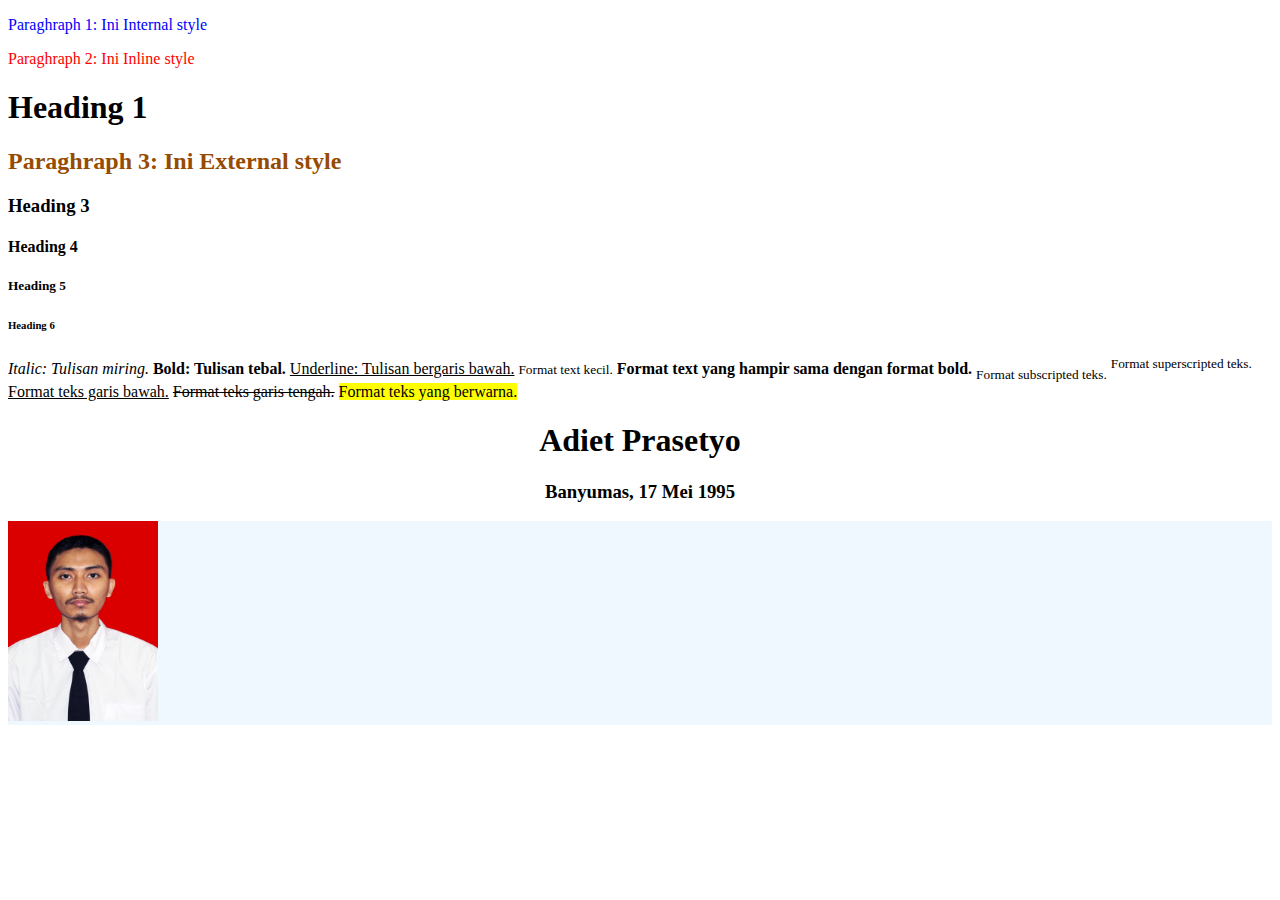
<file: Pertemuan1/index.html>
<!DOCTYPE html>
<html>
<head>
<title>Belajar HTML Part 1</title>
<!-- Ini External Style: memanggil kode h2 pada body -->
<link rel="stylesheet" type="text/css" href="style.css" />
<!-- Ini Internal Style -->
	<style type="text/css">
		p{
			color: blue
		}
	</style>
</head>
<body>
	<p>Paraghraph 1: Ini Internal style</p>
<!-- Ini Inline Style -->
	<p style="color: red">Paraghraph 2: Ini Inline style</p>
	<h1>Heading 1</h1>
	<h2>Paraghraph 3: Ini External style</h2>
	<h3>Heading 3</h3>
	<h4>Heading 4</h4>
	<h5>Heading 5</h5>
	<h6>Heading 6</h6>
	<i>Italic: Tulisan miring.</i>
	<b>Bold: Tulisan tebal.</b>
	<u>Underline: Tulisan bergaris bawah.</u>
	<small>Format text kecil.</small>
	<strong>Format text yang hampir sama dengan format bold.</strong>
	<sub>Format subscripted teks.</sub>
	<sup>Format superscripted teks.</sup><br>
	<ins>Format teks garis bawah.</ins>
	<del>Format teks garis tengah.</del>
	<mark>Format teks yang berwarna.</mark><br>
    <center>
    <h1>Adiet Prasetyo</h1>
    <h3>Banyumas, 17 Mei 1995</h3>
</center>
<div style="background-color: aliceblue;" class="image">
    <img id="img" src="./image/Adiet_Merah.jpg" alt="profile" width="150px" height="200px">
</div>
<center>
</body>
</html>
</file>
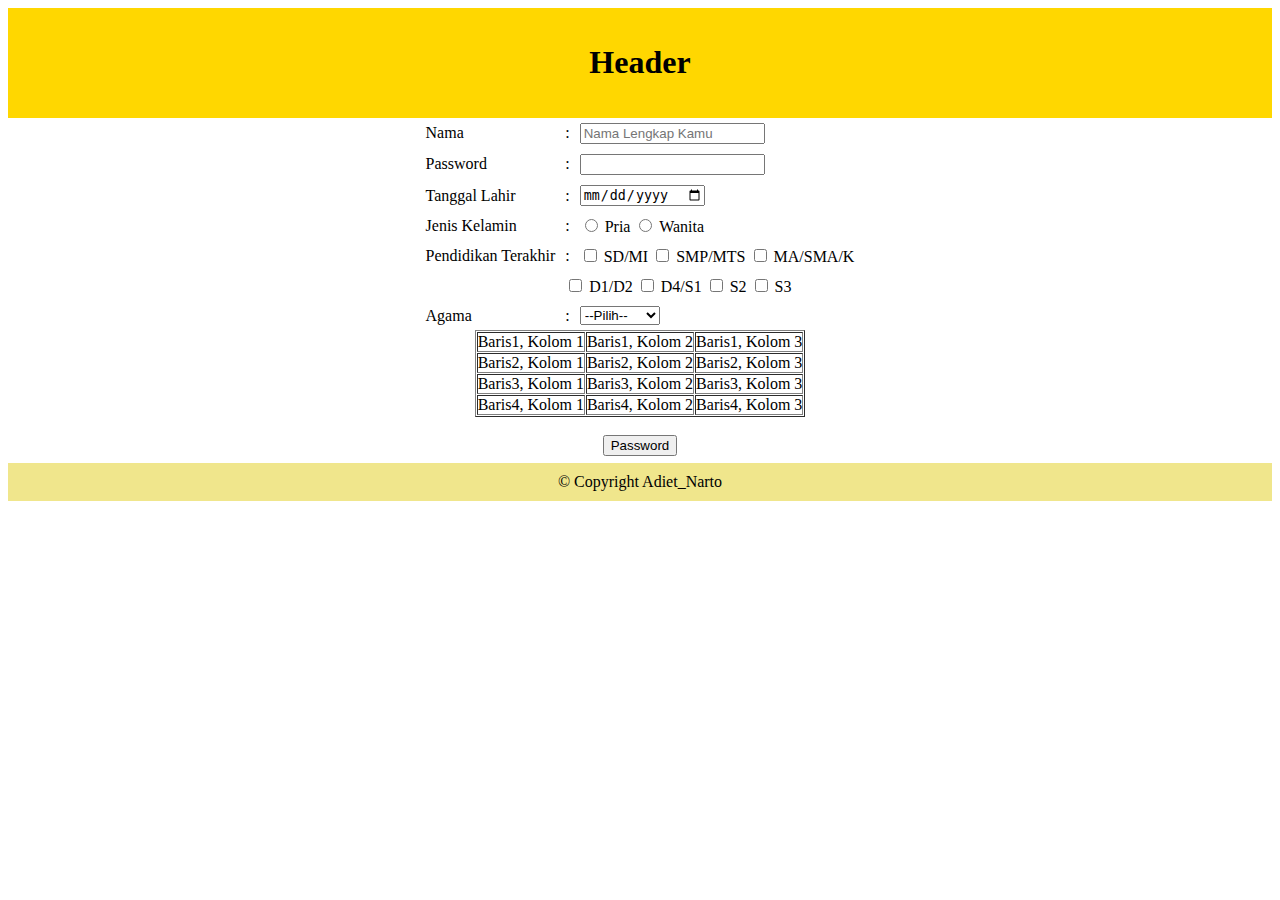
<file: Pertemuan3/index.html>
<!DOCTYPE html>
<html>

<head>
  <title>Belajar HTML Part 3 ke 4</title>
  <meta name="viewport" content="width=device-width, initial-scale=1.0">
  <style>
    * {
      box-sizing: border-box;
    }

    .menu {
      float: left;
      width: 20%;
      text-align: center;
    }

    .menu a {
      background-color: #0000FF;
      padding: 8px;
      margin-top: 7px;
      display: block;
      width: 100%;
      color: black;
    }

    .main {
      float: left;
      width: 60%;
      padding: 0 20px;
    }

    .right {
      background-color: #0000FF;
      float: left;
      width: 20%;
      padding: 15px;
      margin-top: 7px;
      text-align: center;
    }

    @media only screen and (max-width:620px) {

      /* For mobile phones: */
      .menu,
      .main,
      .right {
        width: 100%;
      }
    }
  </style>
</head>

<body style="font-family:Verdana;color:#000000;">

  <div style="background-color:#FFD700;padding:15px;text-align:center;">
    <h1>Header</h1>
  </div>

  <div style="overflow:auto">
    <center>
      <div>
        <table cellpadding="5" cellspacing="0" border="0">
          <tr>
            <!-- Tersedia Placeholder -->
            <td><label for="fname">Nama
            <td>:</td></label></td>
            <td><input type="text" id="fname" name="fname" placeholder="Nama Lengkap Kamu"></td>
          </tr>
          <tr>
            <!-- Type: Password -->
            <td><label for="fname">Password
            <td>:</td></label></td>
            <td><input type="password" name "passrot" value=""></td>
          </tr>
          <tr>
            <!-- Type: Datepicker -->
            <td><label>Tanggal Lahir
            <td>:</td></label></td>
            <td><input type="date" name="tanggal" /></td>
          </tr>
          <tr>
            <!-- Type: RadioButton -->
            <td><label for="kelamin">Jenis Kelamin
            <td>:</td></label></td>
            <td><input type="radio" id="male" name="gender" value="male">
              <label for="male">Pria</label>
              <input type="radio" id="female" name="gender" value="female">
              <label for="female">Wanita</label>
            </td>
          </tr>
          <!-- Type: CheckBox -->
          <tr>
            <td><label for="pendidikan">Pendidikan Terakhir
            <td>:</td></label></td>
            <td>
              <input type="CheckBox" id="sd" name="pendidikan" value="sd">
              <label for="sd">SD/MI</label>
              <input type="CheckBox" id="smp" name="pendidikan" value="smp">
              <label for="smp">SMP/MTS</label>
              <input type="CheckBox" id="sma" name="pendidikan" value="sma">
              <label for="sma">MA/SMA/K</label>
            </td>
          <tr>
            <td>
            <td colspan="5">
              <input type="CheckBox" id="d1" name="pendidikan" value="d1">
              <label for="d1">D1/D2</label>
              <input type="CheckBox" id="s1" name="pendidikan" value="s1">
              <label for="s1">D4/S1</label>
              <input type="CheckBox" id="s2" name="pendidikan" value="s2">
              <label for="s2">S2</label>
              <input type="CheckBox" id="s3" name="pendidikan" value="s3">
              <label for="s3">S3</label>
            </td>
            </td>
          </tr>
          </tr>
          <!-- Type: Select -->
          <tr>
            <td><label for="agama">Agama
            <td>:</td></label></td>
            <td><select id="agama" name="agama">
                <option value="pilih">--Pilih--</option>
                <option value="islam">Islam</option>
                <option value="protestan">Protestan</option>
                <option value="katholik">Katholik</option>
                <option value="hindu">Hindu</option>
                <option value="budha">Budha</option>
            </td>
            </select>
          </tr>
        </table>
        <!-- Table -->
        <table cellpadding="0" cellspacing="1" border="1">
          <tr>
            <td align="left" valign="top">Baris1, Kolom 1</td>
            <td align="center" valign="top">Baris1, Kolom 2</td>
            <td align="right" valign="top">Baris1, Kolom 3</td>
          </tr>
          <tr>
            <td align="left">Baris2, Kolom 1</td>
            <td align="center">Baris2, Kolom 2</td>
            <td align="right">Baris2, Kolom 3</td>
          </tr>
          <tr>
            <td align="left" valign="bottom">Baris3, Kolom 1</td>
            <td align="center" valign="bottom">Baris3, Kolom 2</td>
            <td align="right" valign="bottom">Baris3, Kolom 3</td>
          </tr>
          <tr>
            <td align="left" valign="bottom">Baris4, Kolom 1</td>
            <td align="center" valign="bottom">Baris4, Kolom 2</td>
            <td align="right" valign="bottom">Baris4, Kolom 3</td>
          </tr>
        </table><br>
        <!-- Type Password Button OnClick dan Alert -->
        <SCRIPT LANGUAGE="JavaScript">
          <!-- menyembunyikan script dan browser non-JS
          function pass() {
            var coba = 1;
            do {
              p = prompt("Tuliskan password dengan benar", "");
              if (p == "adietnarto") /* Passwordnya */ {
                alert("Siap Bos! Menuju Tak Terbatas dan Melampauinya");
                window.open("index.html");
                break;
              } else {
                alert("Gimana sih Son? Gagal maning");
              }
              if (coba == 3) {
                alert("Kesempatanmu hanya sampai 3x");
                history.go(-1);
              }
              coba = coba + 1;
            }
            while (coba <= 3)
          }
          // akhir dari penyembunyian 
          -->
        </SCRIPT>
        <FORM METHOD="post">
          <INPUT TYPE="button" VALUE="Password" ONCLICK="pass()"><br>
      </div>
    </center>
  </div>

  <div style="background-color:#F0E68C;text-align:center;padding:10px;margin-top:7px;">© Copyright Adiet_Narto</div>

</body>

</html>
</file>
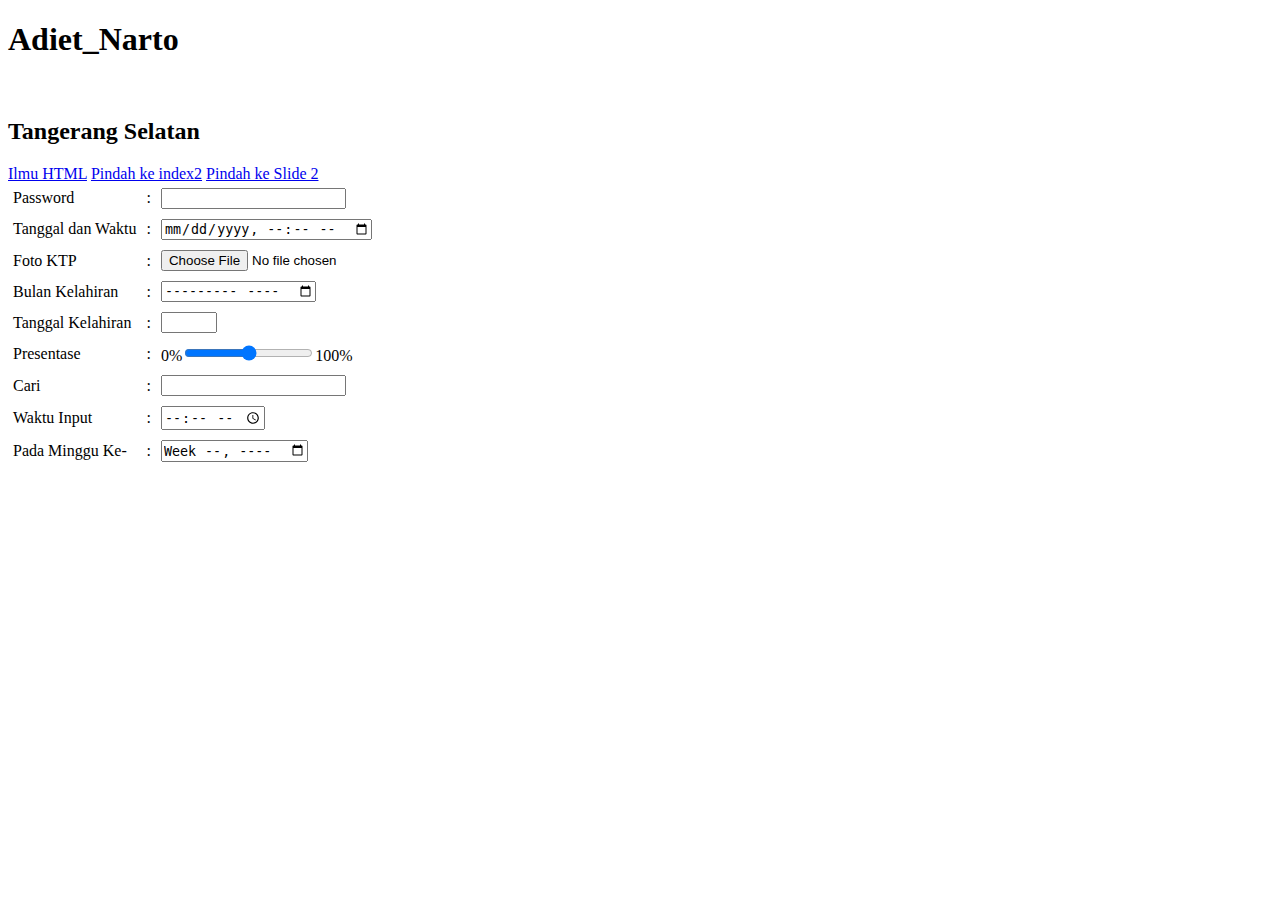
<file: Pertemuan4/index.html>
<!DOCTYPE html>
<html lang="en">

<head>
    <meta charset="UTF-8">
    <meta name="viewport" content="width=device-width, initial-scale=1.0">
    <title>Belajar HTML Part 4</title>
</head>
<h1>Adiet_Narto</h1>
<br>
<h2>Tangerang Selatan</h2>
<a href="https://www.w3schools.com/html/html_exercises.asp">Ilmu HTML</a>
<a href="/Pertemuan4/index2.html">Pindah ke index2</a>
<a href="/Pertemuan3/index.html">Pindah ke Slide 2</a>
<br>
<table cellpadding="5" cellspacing="0" border="0">
    <tr>
        <!-- Type: Password -->
        <td><label for="fname">Password
        <td>:</td></label></td>
        <td><input type="password" name "passrot" value=""></td>
    </tr>
    <tr>
        <!-- Type: Tanggal dan Waktu -->
        <td><label for="fname">Tanggal dan Waktu
        <td>:</td></label></td>
        <td><input type="datetime-local"></td>
    </tr>
    <tr>
        <!-- Type: Upload Foto dari File Komputer -->
        <td><label for="fname">Foto KTP
        <td>:</td></label></td>
        <td><input type="file"></td>
    </tr>
    <tr>
        <!-- Type: Bulan -->
        <td><label for="fname">Bulan Kelahiran
        <td>:</td></label></td>
        <td><input type="month"></td>
    </tr>
    <tr>
        <!-- Type: Number -->
        <td><label for="fname">Tanggal Kelahiran
        <td>:</td></label></td>
        <td><input type="number" min="1" max="31"></td>
    </tr>
    <tr>
        <!-- Type: Range -->
        <td><label for="fname">Presentase
        <td>:</td></label></td>
        <td>0%<input type="range">100%</td>
    </tr>
    <tr>
        <!-- Type: Cari -->
        <td><label for="fname">Cari
        <td>:</td></label></td>
        <td><input type="search"></td>
    </tr>
    <tr>
        <!-- Type: Waktu -->
        <td><label for="fname">Waktu Input
        <td>:</td></label></td>
        <td><input type="time"></td>
    </tr>
    <tr>
        <!-- Type: Mingguan -->
        <td><label for="fname">Pada Minggu Ke-
        <td>:</td></label></td>
        <td><input type="week"></td>
    </tr>
</table>

<body>

</body>

</html>
</file>
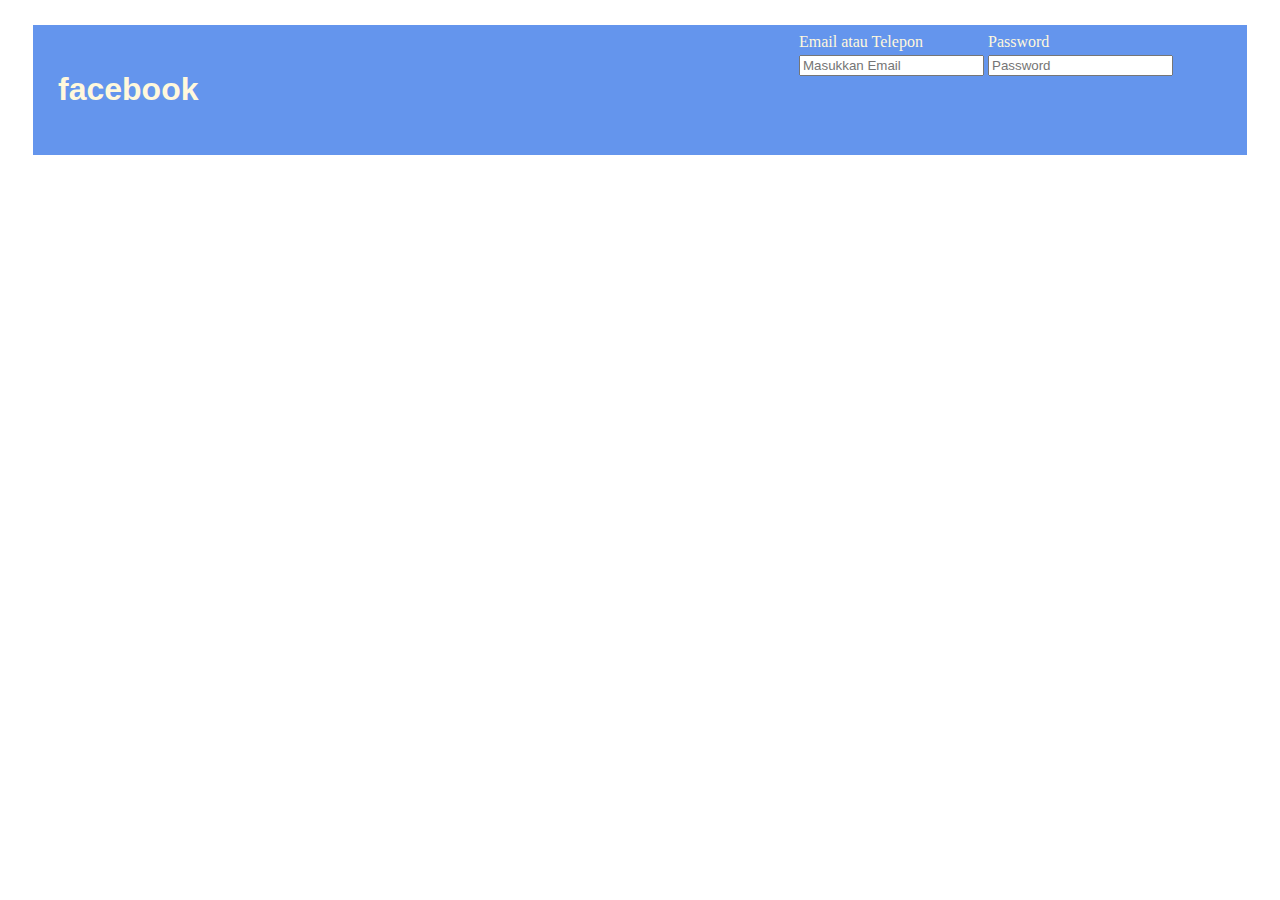
<file: Pertemuan5/index.html>
<!DOCTYPE html>
<html lang="en">

<head>
    <meta charset="UTF-8">
    <meta name="viewport" content="width=device-width, initial-scale=1.0">
    <link rel="stylesheet" href="/Pertemuan5/style.css">
    <title>Test Pertemuan 5</title>
</head>

<body>
    <header>
        <div class="header">
            <h1 class="fb">facebook</h1>
            <div class="right">
                <table>
                    <tr>
                        <td><label>Email atau Telepon</label></td>
                        <td><label>Password</label></td>
                    </tr>
                    <tr>
                        <td><input type="email" placeholder="Masukkan Email" required></td>
                        <td><input type="password" placeholder="Password"></td>
                        <td>
                            <label aria-label="Login"></label>
                        </td>
                    </tr>
                </table>
            </div>

        </div>
    </header>

</body>

</html>
</file>
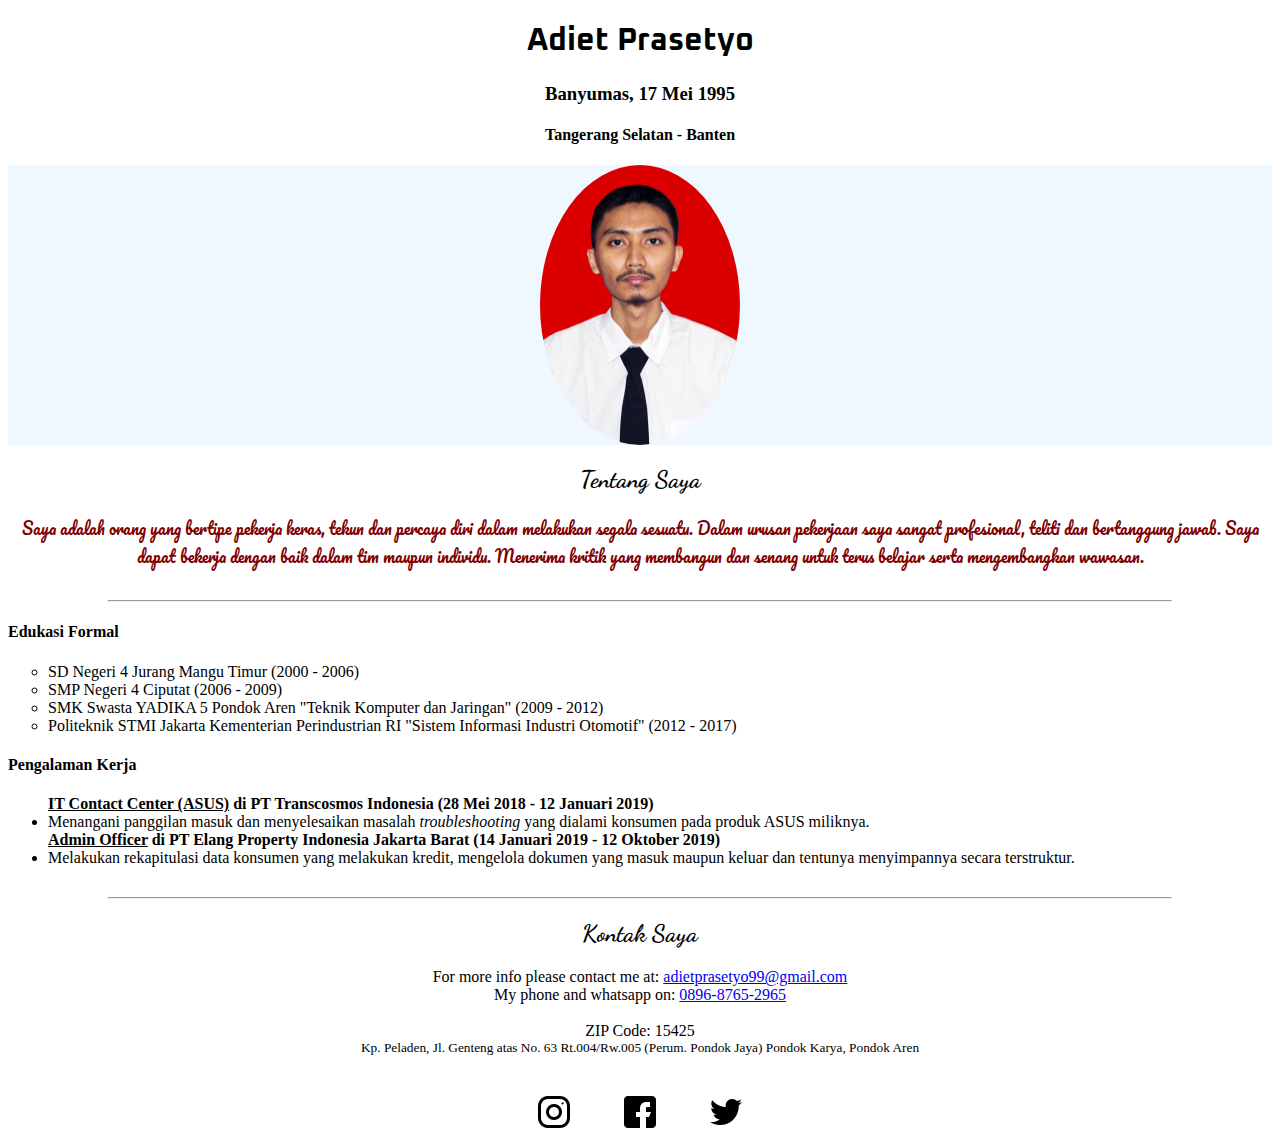
<file: Pertemuan1/CVAdiet/index.html>
<!DOCTYPE html>
<html>
<head>
	<title>CV Adiet_Narto</title>
	<!-- Ini External Style -->
	<link rel="stylesheet" type="text/css" href="style.css" />
	<link href="https://fonts.googleapis.com/css?family=Oxanium&display=swap" rel="stylesheet">
	<link href="https://fonts.googleapis.com/css?family=Dancing+Script|Indie+Flower|Shadows+Into+Light&display=swap" rel="stylesheet">
	<link href="https://fonts.googleapis.com/css?family=Pacifico&display=swap" rel="stylesheet">
</head>
<body>
	<center>
		<h1>Adiet Prasetyo</h1>
		<h3>Banyumas, 17 Mei 1995</h3>
		<h4>Tangerang Selatan - Banten</h4>
	</center>
		<div style="background-color: aliceblue;" class="image">
        	<img id="img" src="./image/Adiet_Merah.jpg" alt="profile">
    	</div>
	<center>
        <h2>Tentang Saya</h2>
    </center>
    <!-- Ini Inline Style -->
    <p style="margin: 10px 10px 5px 10px; text-align: center; font-family: 'Pacifico', cursive; color: #800000">
        Saya adalah orang yang bertipe pekerja keras, tekun dan percaya diri dalam melakukan segala sesuatu. Dalam
        urusan pekerjaan saya sangat profesional, teliti dan bertanggung jawab. Saya dapat bekerja dengan baik dalam tim
        maupun individu. Menerima kritik yang membangun dan senang untuk terus belajar serta mengembangkan wawasan.
    </p>
<hr />
<h4>Edukasi Formal</h4>
    <ul type="circle">
        <li>SD Negeri 4 Jurang Mangu Timur (2000 - 2006)</li>
        <li>SMP Negeri 4 Ciputat (2006 - 2009)</li>
        <li>SMK Swasta YADIKA 5 Pondok Aren "Teknik Komputer dan Jaringan" (2009 - 2012)</li>
        <li>Politeknik STMI Jakarta Kementerian Perindustrian RI "Sistem Informasi Industri Otomotif" (2012 - 2017)</li>
    </ul>
<h4>Pengalaman Kerja</h4>
	<ul>
	<b><u>IT Contact Center (ASUS)</u> di PT Transcosmos Indonesia (28 Mei 2018 - 12 Januari 2019)</b>
    	<li>Menangani panggilan masuk dan menyelesaikan masalah <i>troubleshooting</i> yang dialami konsumen pada produk
        ASUS miliknya.</li>
    <b><u>Admin Officer</u> di PT Elang Property Indonesia Jakarta Barat (14 Januari 2019 - 12 Oktober 2019)</b>
    	<li>Melakukan rekapitulasi data konsumen yang melakukan kredit, mengelola dokumen yang masuk maupun keluar dan
        tentunya menyimpannya secara terstruktur.</li>
	</ul>
<hr />
    <center>
        <h2>Kontak Saya</h2>
    </center>
    <p>
    	<center>
            For more info please contact me at: <a
                href="http://mailto:adietprasetyo99@gmail.com">adietprasetyo99@gmail.com</a>
            <br>
            My phone and whatsapp on: <a href="https://api.whatsapp.com/send?phone=6289687652965">0896-8765-2965</a>
            <br>
            <br>
            ZIP Code: 15425
            <br>
            <sup>Kp. Peladen, Jl. Genteng atas No. 63 Rt.004/Rw.005 (Perum. Pondok Jaya) Pondok Karya, Pondok Aren</sup>
        </center>
    </p>
    <br>
    <center>
        <a href="https://www.instagram.com/adiet_narto/" target="_blank" class="instagram"><img
                src="./image/instagram.png" alt="instagram"></a>
        <a href="https://www.facebook.com/soenarto.acc" target="_blank" class="facebook"><img src="./image/facebook.png"
                alt="facebook"></a>
        <a href="https://twitter.com/AdietFales" target="_blank" class="twitter"><img src="./image/twitter.png"
                alt="twitter"></a>
    </center>
</body>
</html>
</file>
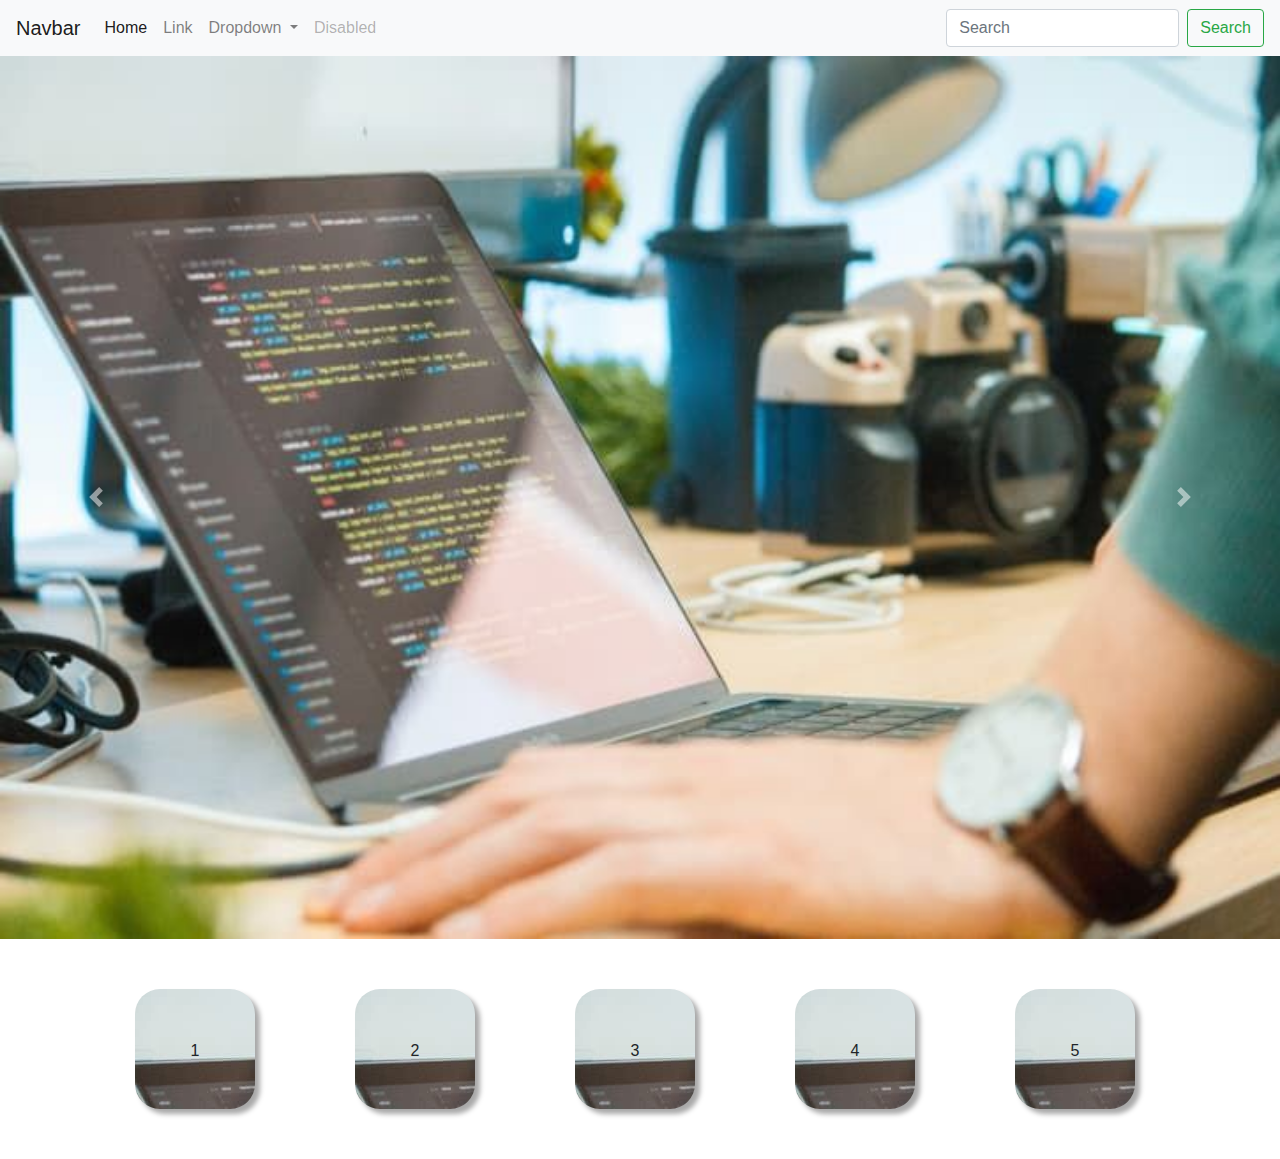
<file: Pertemuan5/Jumat13032020/index.html>
<!DOCTYPE html>
<html lang="en">

<head>
    <meta charset="UTF-8">
    <meta name="viewport" content="width=device-width, initial-scale=1.0">
    <link rel="stylesheet" href="css/bootstrap.min.css">
    <link rel="stylesheet" href="style.css">
    <title>Belajar HTML Part 5</title>
</head>

<body>
    <!-- // Contoh NavBar -->
    <nav class="navbar navbar-expand-lg navbar-light bg-light">
        <a class="navbar-brand" href="#">Navbar</a>
        <button class="navbar-toggler" type="button" data-toggle="collapse" data-target="#navbarSupportedContent"
            aria-controls="navbarSupportedContent" aria-expanded="false" aria-label="Toggle navigation">
            <span class="navbar-toggler-icon"></span>
        </button>

        <div class="collapse navbar-collapse" id="navbarSupportedContent">
            <ul class="navbar-nav mr-auto">
                <li class="nav-item active">
                    <a class="nav-link" href="#">Home <span class="sr-only">(current)</span></a>
                </li>
                <li class="nav-item">
                    <a class="nav-link" href="#">Link</a>
                </li>
                <li class="nav-item dropdown">
                    <a class="nav-link dropdown-toggle" href="#" id="navbarDropdown" role="button"
                        data-toggle="dropdown" aria-haspopup="true" aria-expanded="false">
                        Dropdown
                    </a>
                    <div class="dropdown-menu" aria-labelledby="navbarDropdown">
                        <a class="dropdown-item" href="#">Action</a>
                        <a class="dropdown-item" href="#">Another action</a>
                        <div class="dropdown-divider"></div>
                        <a class="dropdown-item" href="#">Something else here</a>
                    </div>
                </li>
                <li class="nav-item">
                    <a class="nav-link disabled" href="#" tabindex="-1" aria-disabled="true">Disabled</a>
                </li>
            </ul>
            <form class="form-inline my-2 my-lg-0">
                <input class="form-control mr-sm-2" type="search" placeholder="Search" aria-label="Search">
                <button class="btn btn-outline-success my-2 my-sm-0" type="submit">Search</button>
            </form>
        </div>
    </nav>

    <!-- // Contoh Carousel -->
    <div id="carouselExampleControls" class="carousel slide" data-ride="carousel">
        <div class="carousel-inner">
            <div class="carousel-item active">
                <img src="image/image-1.jpg" class="d-block w-100" alt="...">
            </div>
            <div class="carousel-item">
                <img src="image/image-2.jpg" class="d-block w-100" alt="...">
            </div>
            <div class="carousel-item">
                <img src="image/image-3.jpg" class="d-block w-100" alt="...">
            </div>
        </div>
        <a class="carousel-control-prev" href="#carouselExampleControls" role="button" data-slide="prev">
            <span class="carousel-control-prev-icon" aria-hidden="true"></span>
            <span class="sr-only">Previous</span>
        </a>
        <a class="carousel-control-next" href="#carouselExampleControls" role="button" data-slide="next">
            <span class="carousel-control-next-icon" aria-hidden="true"></span>
            <span class="sr-only">Next</span>
        </a>
    </div>

    <div class="container">
        <div class="box" name="1">1</div>
        <div class="box" name="2">2</div>
        <div class="box" name="3">3</div>
        <div class="box" name="4">4</div>
        <div class="box" name="5">5</div>
    </div>




    <!-- // Contoh Carousel
    <div id="carouselExampleSlidesOnly" class="carousel slide" data-ride="carousel">
        <div class="carousel-inner">
            <div class="carousel-item active">
                <img src="..." class="d-block w-100" alt="...">
            </div>
            <div class="carousel-item">
                <img src="..." class="d-block w-100" alt="...">
            </div>
            <div class="carousel-item">
                <img src="..." class="d-block w-100" alt="...">
            </div>
        </div>
    </div> -->




    <!-- // Contoh Login
    <form>
        <div class="form-group">
            <label for="exampleInputEmail1">Email address</label>
            <input type="email" class="form-control" id="exampleInputEmail1" aria-describedby="emailHelp"
                placeholder="Enter email">
            <small id="emailHelp" class="form-text text-muted">We'll never share your email with anyone else.</small>
        </div>
        <div class="form-group">
            <label for="exampleInputPassword1">Password</label>
            <input type="password" class="form-control" id="exampleInputPassword1" placeholder="Password">
        </div>
        <div class="form-group form-check">
            <input type="checkbox" class="form-check-input" id="exampleCheck1">
            <label class="form-check-label" for="exampleCheck1">Check me out</label>
        </div>
        <button type="submit" class="btn btn-primary">Submit</button>
    </form> -->




    <!-- // Contoh Button
    <button type="button" class="btn btn-primary">Primary</button>
    <button type="button" class="btn btn-secondary">Secondary</button>
    <button type="button" class="btn btn-success">Success</button>
    <button type="button" class="btn btn-danger">Danger</button>
    <button type="button" class="btn btn-warning">Warning</button>
    <button type="button" class="btn btn-info">Info</button>
    <button type="button" class="btn btn-light">Light</button>
    <button type="button" class="btn btn-dark">Dark</button>
    <button type="button" class="btn btn-link">Link</button> -->
</body>
<script>

</script>

</html>
</file>
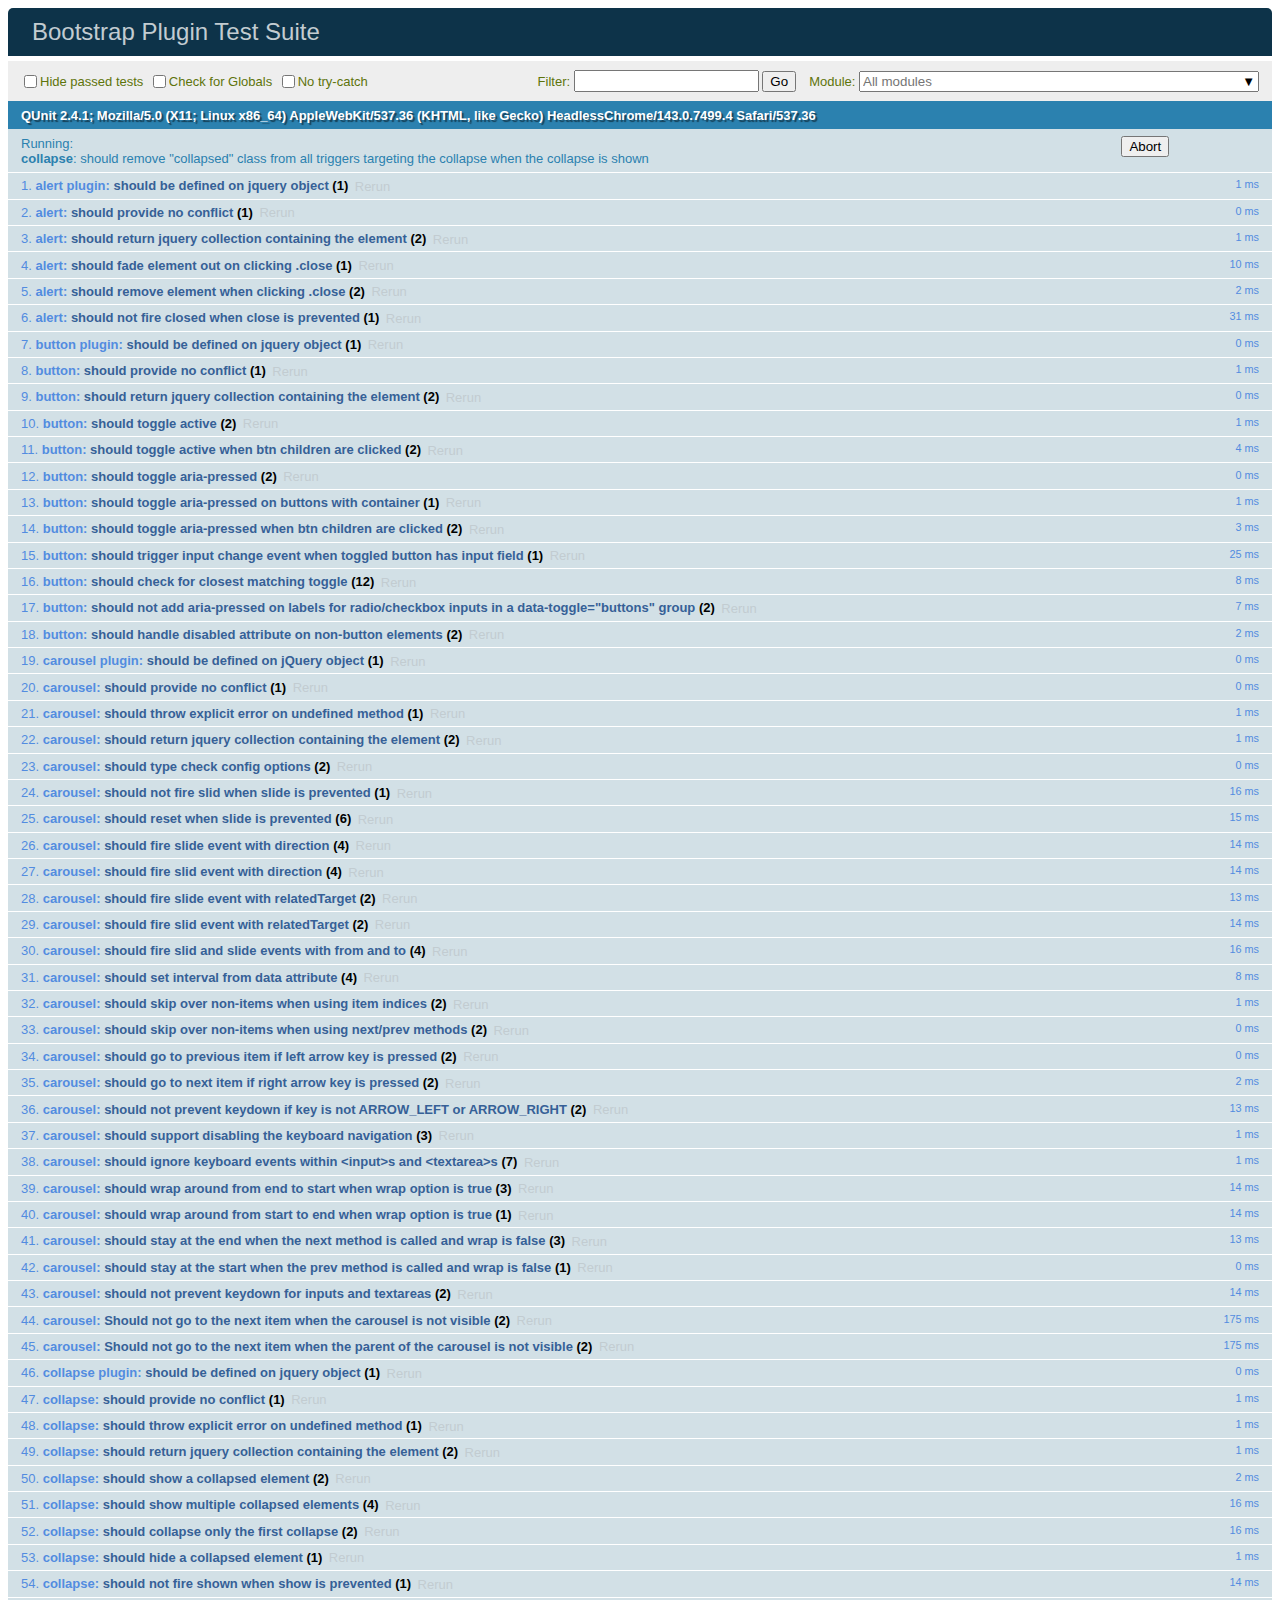
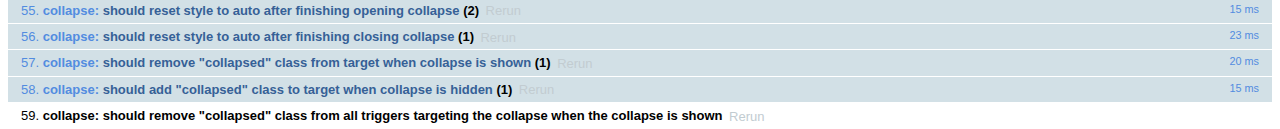
<file: Pertemuan5/bootstrap-4.0.0/js/tests/index.html>
<!doctype html>
<html lang="en">
  <head>
    <meta charset="utf-8">
    <meta name="viewport" content="width=device-width, initial-scale=1, shrink-to-fit=no">
    <title>Bootstrap Plugin Test Suite</title>

    <!-- jQuery -->
    <script>
      (function () {
        var path = '../../assets/js/vendor/jquery-slim.min.js'
        // get jquery param from the query string.
        var jQueryVersion = location.search.match(/[?&]jquery=(.*?)(?=&|$)/)

        // If a version was specified, use that version from our vendor folder
        if (jQueryVersion) {
          path = 'vendor/jquery-' + jQueryVersion[1] + '.min.js'
        }
        document.write('<script src="' + path + '"><\/script>')
      }())
    </script>
    <script src="../../assets/js/vendor/popper.min.js"></script>

    <!-- QUnit -->
    <link rel="stylesheet" href="vendor/qunit.css" media="screen">
    <script src="vendor/qunit.js"></script>

    <script>
      // Disable jQuery event aliases to ensure we don't accidentally use any of them
      [
        'blur',
        'focus',
        'focusin',
        'focusout',
        'resize',
        'scroll',
        'click',
        'dblclick',
        'mousedown',
        'mouseup',
        'mousemove',
        'mouseover',
        'mouseout',
        'mouseenter',
        'mouseleave',
        'change',
        'select',
        'submit',
        'keydown',
        'keypress',
        'keyup',
        'contextmenu'
      ].forEach(function(eventAlias) {
        $.fn[eventAlias] = function() {
          throw new Error('Using the ".' + eventAlias + '()" method is not allowed, so that Bootstrap can be compatible with custom jQuery builds which exclude the "event aliases" module that defines said method. See https://github.com/twbs/bootstrap/blob/master/CONTRIBUTING.md#js')
        }
      })

      // Require assert.expect in each test
      QUnit.config.requireExpects = true

      // See https://github.com/axemclion/grunt-saucelabs#test-result-details-with-qunit
      var log = []
      var testName

      QUnit.done(function(testResults) {
        var tests = []
        for (var i = 0; i < log.length; i++) {
          var details = log[i]
          tests.push({
            name: details.name,
            result: details.result,
            expected: details.expected,
            actual: details.actual,
            source: details.source
          })
        }
        testResults.tests = tests

        window.global_test_results = testResults
      })

      QUnit.testStart(function(testDetails) {
        QUnit.log(function(details) {
          if (!details.result) {
            details.name = testDetails.name
            log.push(details)
          }
        })
      })

      // Display fixture on-screen on iOS to avoid false positives
      // See https://github.com/twbs/bootstrap/pull/15955
      if (/iPhone|iPad|iPod/.test(navigator.userAgent)) {
        QUnit.begin(function() {
          $('#qunit-fixture').css({ top: 0, left: 0 })
        })

        QUnit.done(function() {
          $('#qunit-fixture').css({ top: '', left: '' })
        })
      }
    </script>

    <!-- Transpiled Plugins -->
    <script src="../dist/util.js"></script>
    <script src="../dist/alert.js"></script>
    <script src="../dist/button.js"></script>
    <script src="../dist/carousel.js"></script>
    <script src="../dist/collapse.js"></script>
    <script src="../dist/dropdown.js"></script>
    <script src="../dist/modal.js"></script>
    <script src="../dist/scrollspy.js"></script>
    <script src="../dist/tab.js"></script>
    <script src="../dist/tooltip.js"></script>
    <script src="../dist/popover.js"></script>

    <!-- Unit Tests -->
    <script src="unit/alert.js"></script>
    <script src="unit/button.js"></script>
    <script src="unit/carousel.js"></script>
    <script src="unit/collapse.js"></script>
    <script src="unit/dropdown.js"></script>
    <script src="unit/modal.js"></script>
    <script src="unit/scrollspy.js"></script>
    <script src="unit/tab.js"></script>
    <script src="unit/tooltip.js"></script>
    <script src="unit/popover.js"></script>
    <script src="unit/util.js"></script>
  </head>
  <body>
    <div id="qunit-container">
      <div id="qunit"></div>
      <div id="qunit-fixture"></div>
    </div>
  </body>
</html>
</file>
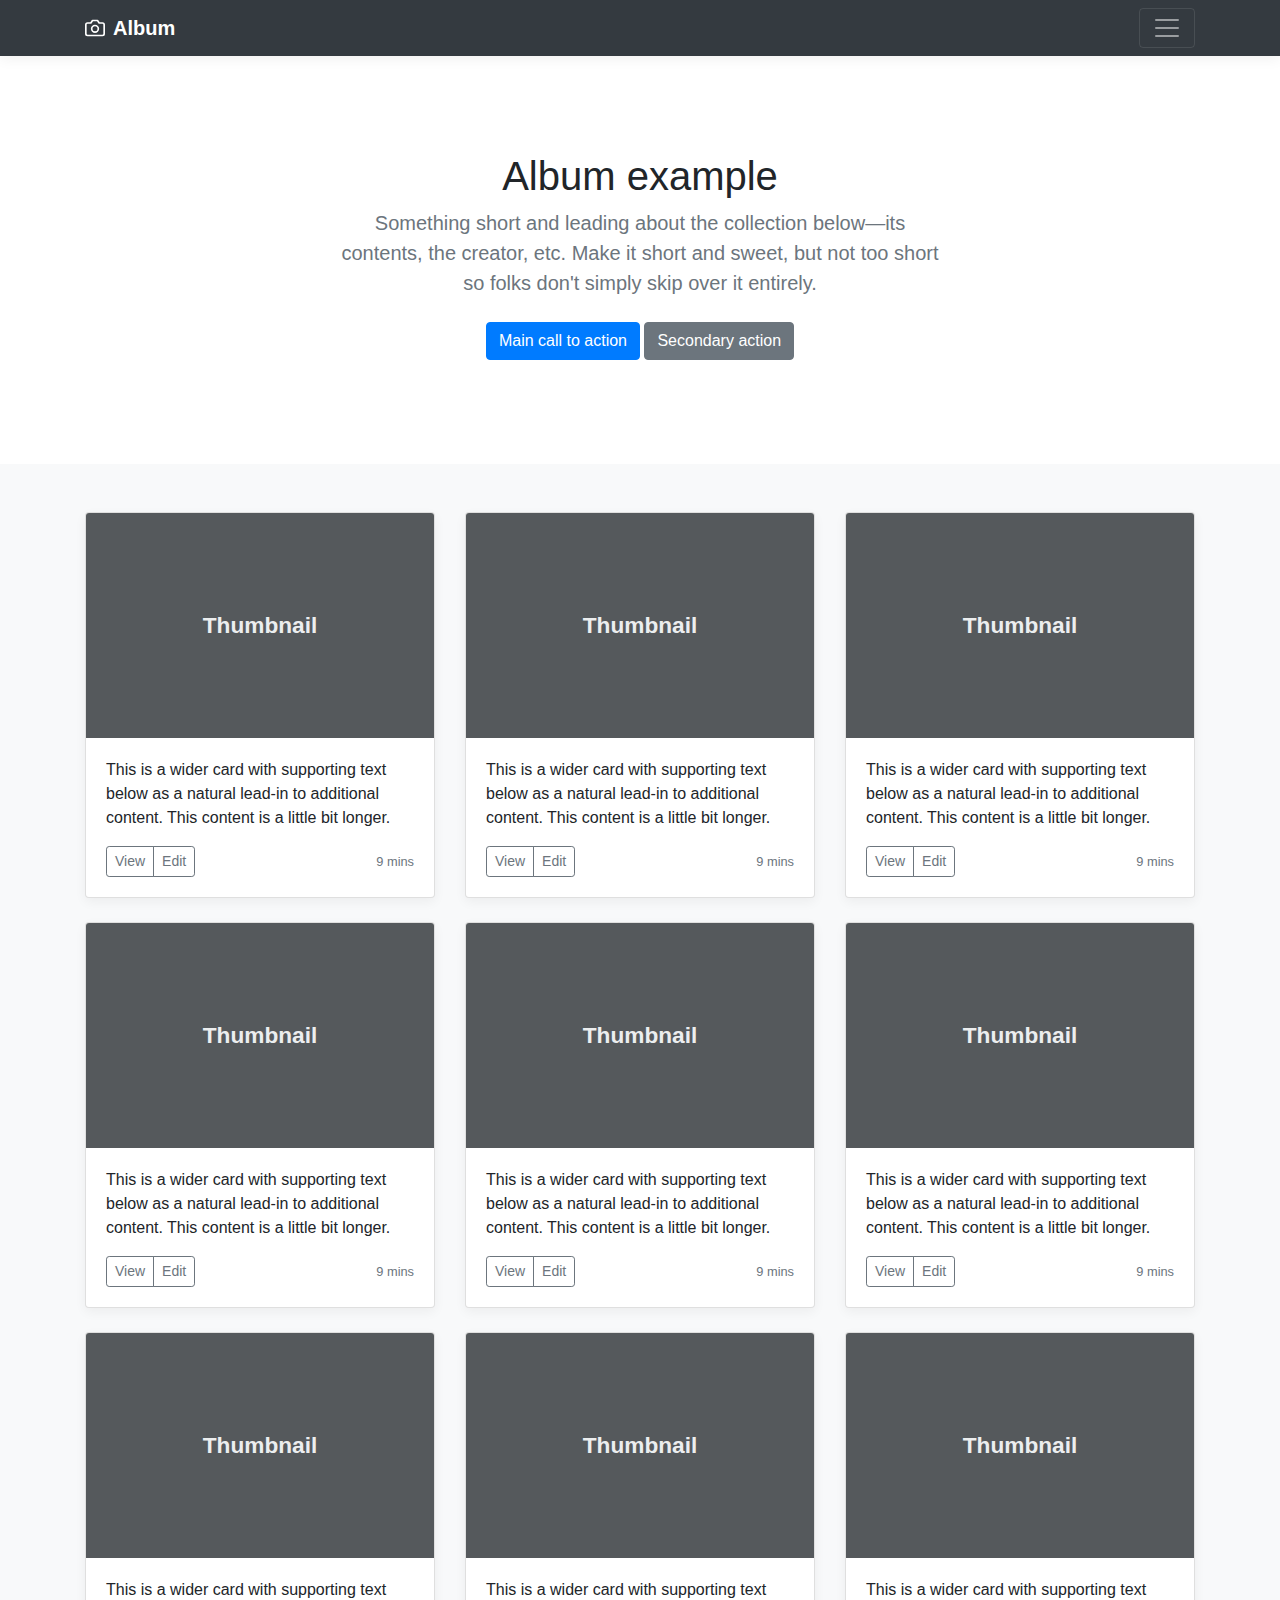
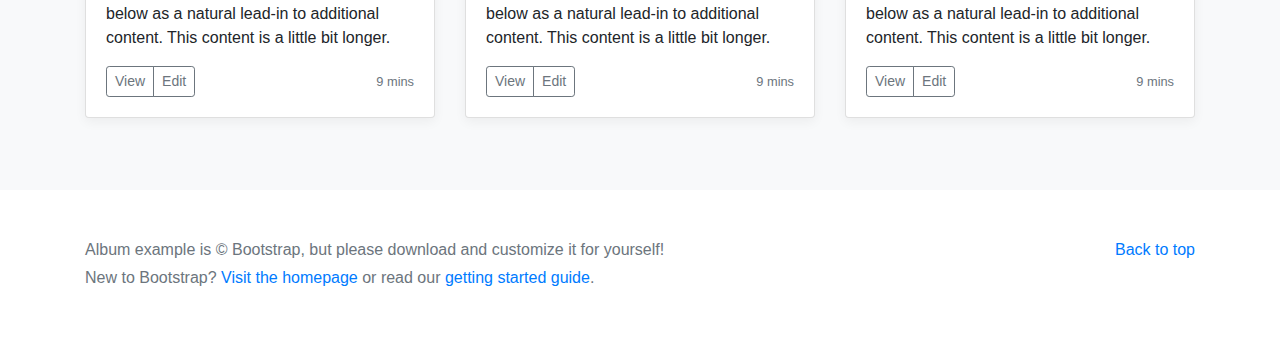
<file: Pertemuan5/bootstrap-4.0.0/docs/4.0/examples/album/index.html>
<!doctype html>
<html lang="en">
  <head>
    <meta charset="utf-8">
    <meta name="viewport" content="width=device-width, initial-scale=1, shrink-to-fit=no">
    <meta name="description" content="">
    <meta name="author" content="">
    <link rel="icon" href="../../../../favicon.ico">

    <title>Album example for Bootstrap</title>

    <!-- Bootstrap core CSS -->
    <link href="../../../../dist/css/bootstrap.min.css" rel="stylesheet">

    <!-- Custom styles for this template -->
    <link href="album.css" rel="stylesheet">
  </head>

  <body>

    <header>
      <div class="collapse bg-dark" id="navbarHeader">
        <div class="container">
          <div class="row">
            <div class="col-sm-8 col-md-7 py-4">
              <h4 class="text-white">About</h4>
              <p class="text-muted">Add some information about the album below, the author, or any other background context. Make it a few sentences long so folks can pick up some informative tidbits. Then, link them off to some social networking sites or contact information.</p>
            </div>
            <div class="col-sm-4 offset-md-1 py-4">
              <h4 class="text-white">Contact</h4>
              <ul class="list-unstyled">
                <li><a href="#" class="text-white">Follow on Twitter</a></li>
                <li><a href="#" class="text-white">Like on Facebook</a></li>
                <li><a href="#" class="text-white">Email me</a></li>
              </ul>
            </div>
          </div>
        </div>
      </div>
      <div class="navbar navbar-dark bg-dark box-shadow">
        <div class="container d-flex justify-content-between">
          <a href="#" class="navbar-brand d-flex align-items-center">
            <svg xmlns="http://www.w3.org/2000/svg" width="20" height="20" viewBox="0 0 24 24" fill="none" stroke="currentColor" stroke-width="2" stroke-linecap="round" stroke-linejoin="round" class="mr-2"><path d="M23 19a2 2 0 0 1-2 2H3a2 2 0 0 1-2-2V8a2 2 0 0 1 2-2h4l2-3h6l2 3h4a2 2 0 0 1 2 2z"></path><circle cx="12" cy="13" r="4"></circle></svg>
            <strong>Album</strong>
          </a>
          <button class="navbar-toggler" type="button" data-toggle="collapse" data-target="#navbarHeader" aria-controls="navbarHeader" aria-expanded="false" aria-label="Toggle navigation">
            <span class="navbar-toggler-icon"></span>
          </button>
        </div>
      </div>
    </header>

    <main role="main">

      <section class="jumbotron text-center">
        <div class="container">
          <h1 class="jumbotron-heading">Album example</h1>
          <p class="lead text-muted">Something short and leading about the collection below—its contents, the creator, etc. Make it short and sweet, but not too short so folks don't simply skip over it entirely.</p>
          <p>
            <a href="#" class="btn btn-primary my-2">Main call to action</a>
            <a href="#" class="btn btn-secondary my-2">Secondary action</a>
          </p>
        </div>
      </section>

      <div class="album py-5 bg-light">
        <div class="container">

          <div class="row">
            <div class="col-md-4">
              <div class="card mb-4 box-shadow">
                <img class="card-img-top" data-src="holder.js/100px225?theme=thumb&bg=55595c&fg=eceeef&text=Thumbnail" alt="Card image cap">
                <div class="card-body">
                  <p class="card-text">This is a wider card with supporting text below as a natural lead-in to additional content. This content is a little bit longer.</p>
                  <div class="d-flex justify-content-between align-items-center">
                    <div class="btn-group">
                      <button type="button" class="btn btn-sm btn-outline-secondary">View</button>
                      <button type="button" class="btn btn-sm btn-outline-secondary">Edit</button>
                    </div>
                    <small class="text-muted">9 mins</small>
                  </div>
                </div>
              </div>
            </div>
            <div class="col-md-4">
              <div class="card mb-4 box-shadow">
                <img class="card-img-top" data-src="holder.js/100px225?theme=thumb&bg=55595c&fg=eceeef&text=Thumbnail" alt="Card image cap">
                <div class="card-body">
                  <p class="card-text">This is a wider card with supporting text below as a natural lead-in to additional content. This content is a little bit longer.</p>
                  <div class="d-flex justify-content-between align-items-center">
                    <div class="btn-group">
                      <button type="button" class="btn btn-sm btn-outline-secondary">View</button>
                      <button type="button" class="btn btn-sm btn-outline-secondary">Edit</button>
                    </div>
                    <small class="text-muted">9 mins</small>
                  </div>
                </div>
              </div>
            </div>
            <div class="col-md-4">
              <div class="card mb-4 box-shadow">
                <img class="card-img-top" data-src="holder.js/100px225?theme=thumb&bg=55595c&fg=eceeef&text=Thumbnail" alt="Card image cap">
                <div class="card-body">
                  <p class="card-text">This is a wider card with supporting text below as a natural lead-in to additional content. This content is a little bit longer.</p>
                  <div class="d-flex justify-content-between align-items-center">
                    <div class="btn-group">
                      <button type="button" class="btn btn-sm btn-outline-secondary">View</button>
                      <button type="button" class="btn btn-sm btn-outline-secondary">Edit</button>
                    </div>
                    <small class="text-muted">9 mins</small>
                  </div>
                </div>
              </div>
            </div>

            <div class="col-md-4">
              <div class="card mb-4 box-shadow">
                <img class="card-img-top" data-src="holder.js/100px225?theme=thumb&bg=55595c&fg=eceeef&text=Thumbnail" alt="Card image cap">
                <div class="card-body">
                  <p class="card-text">This is a wider card with supporting text below as a natural lead-in to additional content. This content is a little bit longer.</p>
                  <div class="d-flex justify-content-between align-items-center">
                    <div class="btn-group">
                      <button type="button" class="btn btn-sm btn-outline-secondary">View</button>
                      <button type="button" class="btn btn-sm btn-outline-secondary">Edit</button>
                    </div>
                    <small class="text-muted">9 mins</small>
                  </div>
                </div>
              </div>
            </div>
            <div class="col-md-4">
              <div class="card mb-4 box-shadow">
                <img class="card-img-top" data-src="holder.js/100px225?theme=thumb&bg=55595c&fg=eceeef&text=Thumbnail" alt="Card image cap">
                <div class="card-body">
                  <p class="card-text">This is a wider card with supporting text below as a natural lead-in to additional content. This content is a little bit longer.</p>
                  <div class="d-flex justify-content-between align-items-center">
                    <div class="btn-group">
                      <button type="button" class="btn btn-sm btn-outline-secondary">View</button>
                      <button type="button" class="btn btn-sm btn-outline-secondary">Edit</button>
                    </div>
                    <small class="text-muted">9 mins</small>
                  </div>
                </div>
              </div>
            </div>
            <div class="col-md-4">
              <div class="card mb-4 box-shadow">
                <img class="card-img-top" data-src="holder.js/100px225?theme=thumb&bg=55595c&fg=eceeef&text=Thumbnail" alt="Card image cap">
                <div class="card-body">
                  <p class="card-text">This is a wider card with supporting text below as a natural lead-in to additional content. This content is a little bit longer.</p>
                  <div class="d-flex justify-content-between align-items-center">
                    <div class="btn-group">
                      <button type="button" class="btn btn-sm btn-outline-secondary">View</button>
                      <button type="button" class="btn btn-sm btn-outline-secondary">Edit</button>
                    </div>
                    <small class="text-muted">9 mins</small>
                  </div>
                </div>
              </div>
            </div>

            <div class="col-md-4">
              <div class="card mb-4 box-shadow">
                <img class="card-img-top" data-src="holder.js/100px225?theme=thumb&bg=55595c&fg=eceeef&text=Thumbnail" alt="Card image cap">
                <div class="card-body">
                  <p class="card-text">This is a wider card with supporting text below as a natural lead-in to additional content. This content is a little bit longer.</p>
                  <div class="d-flex justify-content-between align-items-center">
                    <div class="btn-group">
                      <button type="button" class="btn btn-sm btn-outline-secondary">View</button>
                      <button type="button" class="btn btn-sm btn-outline-secondary">Edit</button>
                    </div>
                    <small class="text-muted">9 mins</small>
                  </div>
                </div>
              </div>
            </div>
            <div class="col-md-4">
              <div class="card mb-4 box-shadow">
                <img class="card-img-top" data-src="holder.js/100px225?theme=thumb&bg=55595c&fg=eceeef&text=Thumbnail" alt="Card image cap">
                <div class="card-body">
                  <p class="card-text">This is a wider card with supporting text below as a natural lead-in to additional content. This content is a little bit longer.</p>
                  <div class="d-flex justify-content-between align-items-center">
                    <div class="btn-group">
                      <button type="button" class="btn btn-sm btn-outline-secondary">View</button>
                      <button type="button" class="btn btn-sm btn-outline-secondary">Edit</button>
                    </div>
                    <small class="text-muted">9 mins</small>
                  </div>
                </div>
              </div>
            </div>
            <div class="col-md-4">
              <div class="card mb-4 box-shadow">
                <img class="card-img-top" data-src="holder.js/100px225?theme=thumb&bg=55595c&fg=eceeef&text=Thumbnail" alt="Card image cap">
                <div class="card-body">
                  <p class="card-text">This is a wider card with supporting text below as a natural lead-in to additional content. This content is a little bit longer.</p>
                  <div class="d-flex justify-content-between align-items-center">
                    <div class="btn-group">
                      <button type="button" class="btn btn-sm btn-outline-secondary">View</button>
                      <button type="button" class="btn btn-sm btn-outline-secondary">Edit</button>
                    </div>
                    <small class="text-muted">9 mins</small>
                  </div>
                </div>
              </div>
            </div>
          </div>
        </div>
      </div>

    </main>

    <footer class="text-muted">
      <div class="container">
        <p class="float-right">
          <a href="#">Back to top</a>
        </p>
        <p>Album example is &copy; Bootstrap, but please download and customize it for yourself!</p>
        <p>New to Bootstrap? <a href="../../">Visit the homepage</a> or read our <a href="../../getting-started/">getting started guide</a>.</p>
      </div>
    </footer>

    <!-- Bootstrap core JavaScript
    ================================================== -->
    <!-- Placed at the end of the document so the pages load faster -->
    <script src="https://code.jquery.com/jquery-3.2.1.slim.min.js" integrity="sha384-KJ3o2DKtIkvYIK3UENzmM7KCkRr/rE9/Qpg6aAZGJwFDMVNA/GpGFF93hXpG5KkN" crossorigin="anonymous"></script>
    <script>window.jQuery || document.write('<script src="../../../../assets/js/vendor/jquery-slim.min.js"><\/script>')</script>
    <script src="../../../../assets/js/vendor/popper.min.js"></script>
    <script src="../../../../dist/js/bootstrap.min.js"></script>
    <script src="../../../../assets/js/vendor/holder.min.js"></script>
  </body>
</html>
</file>
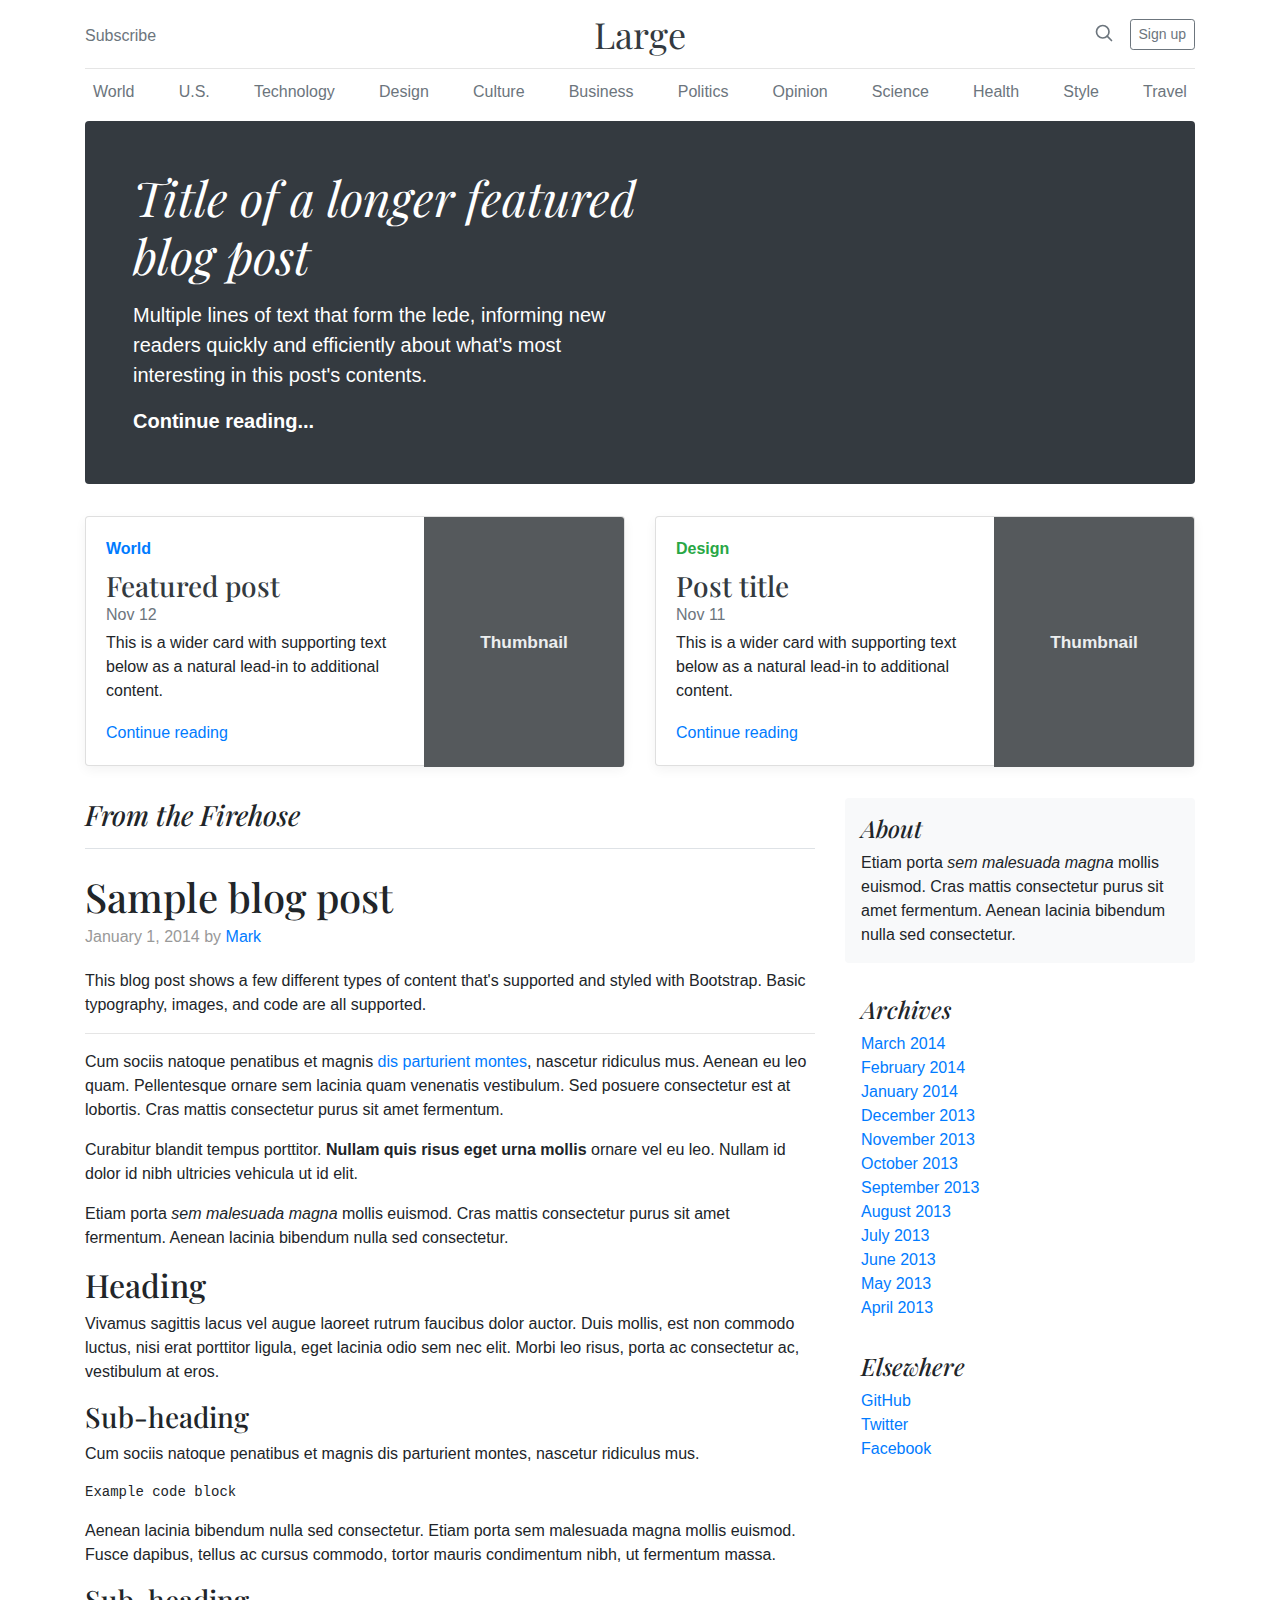
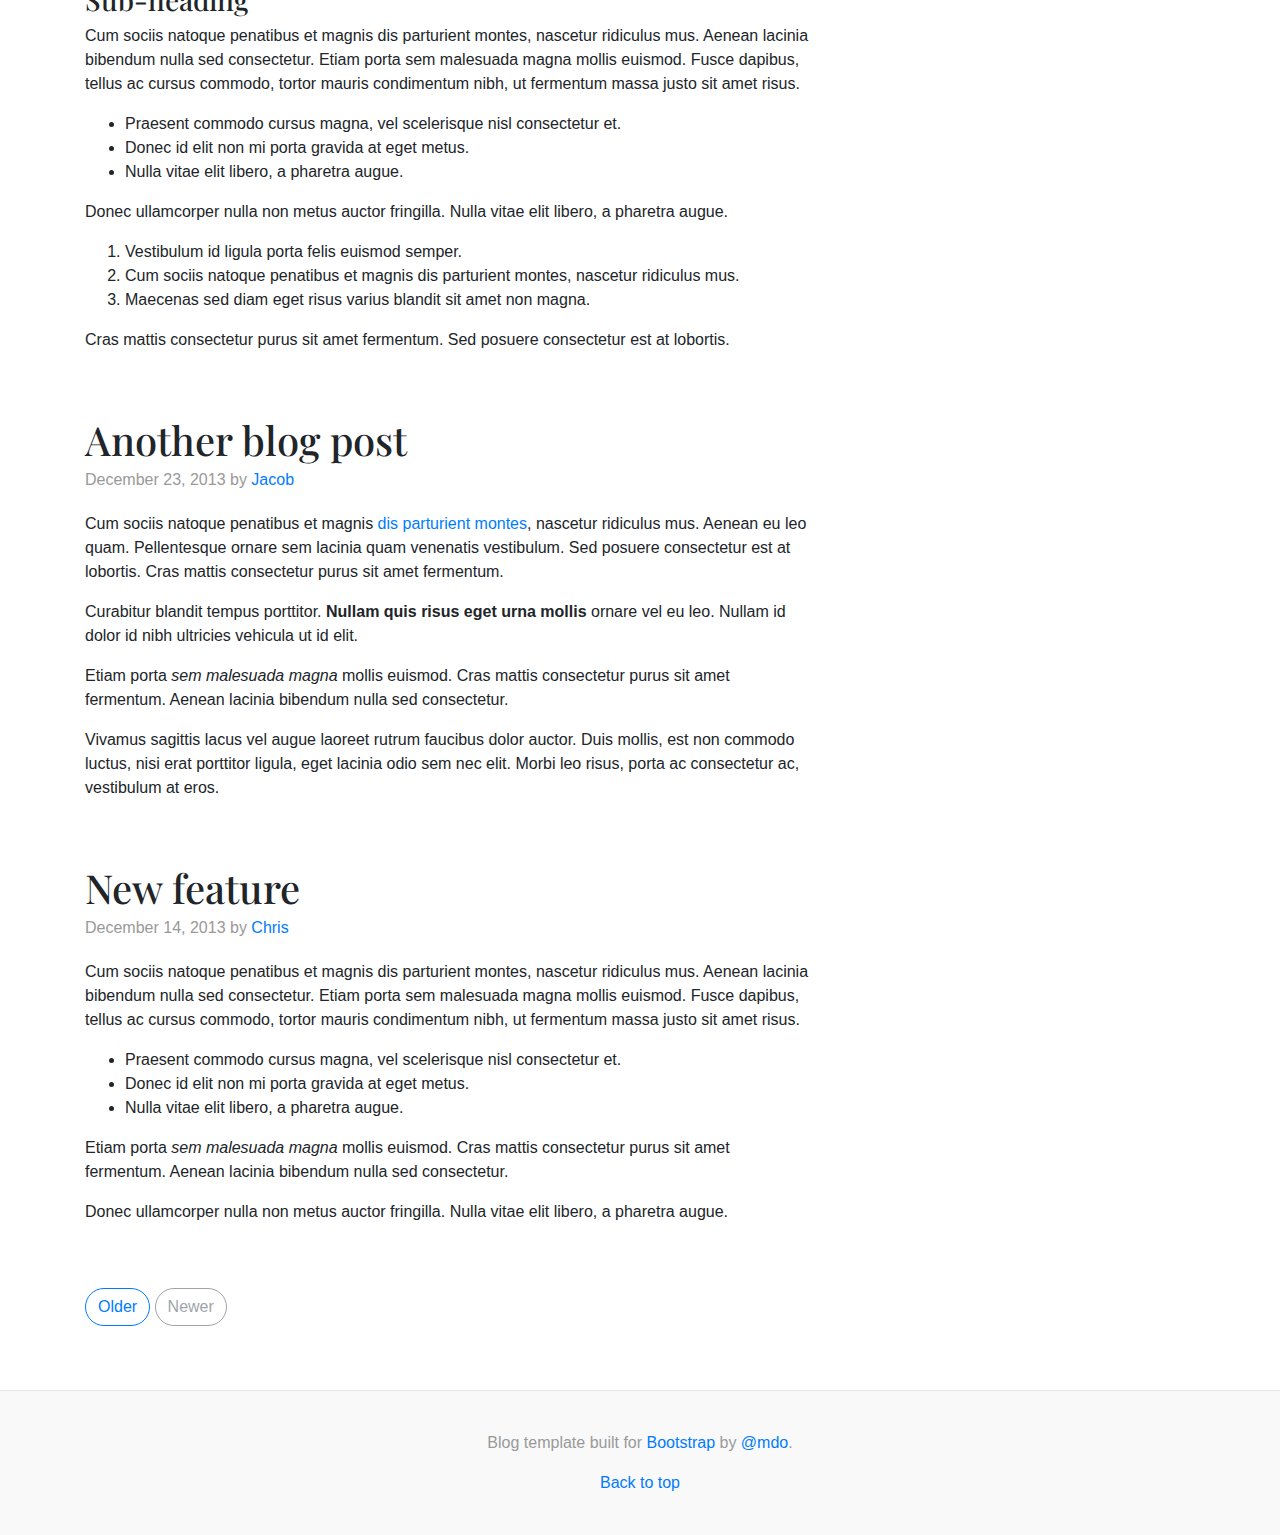
<file: Pertemuan5/bootstrap-4.0.0/docs/4.0/examples/blog/index.html>
<!doctype html>
<html lang="en">
  <head>
    <meta charset="utf-8">
    <meta name="viewport" content="width=device-width, initial-scale=1, shrink-to-fit=no">
    <meta name="description" content="">
    <meta name="author" content="">
    <link rel="icon" href="../../../../favicon.ico">

    <title>Blog Template for Bootstrap</title>

    <!-- Bootstrap core CSS -->
    <link href="../../../../dist/css/bootstrap.min.css" rel="stylesheet">

    <!-- Custom styles for this template -->
    <link href="https://fonts.googleapis.com/css?family=Playfair+Display:700,900" rel="stylesheet">
    <link href="blog.css" rel="stylesheet">
  </head>

  <body>

    <div class="container">
      <header class="blog-header py-3">
        <div class="row flex-nowrap justify-content-between align-items-center">
          <div class="col-4 pt-1">
            <a class="text-muted" href="#">Subscribe</a>
          </div>
          <div class="col-4 text-center">
            <a class="blog-header-logo text-dark" href="#">Large</a>
          </div>
          <div class="col-4 d-flex justify-content-end align-items-center">
            <a class="text-muted" href="#">
              <svg xmlns="http://www.w3.org/2000/svg" width="20" height="20" viewBox="0 0 24 24" fill="none" stroke="currentColor" stroke-width="2" stroke-linecap="round" stroke-linejoin="round" class="mx-3"><circle cx="10.5" cy="10.5" r="7.5"></circle><line x1="21" y1="21" x2="15.8" y2="15.8"></line></svg>
            </a>
            <a class="btn btn-sm btn-outline-secondary" href="#">Sign up</a>
          </div>
        </div>
      </header>

      <div class="nav-scroller py-1 mb-2">
        <nav class="nav d-flex justify-content-between">
          <a class="p-2 text-muted" href="#">World</a>
          <a class="p-2 text-muted" href="#">U.S.</a>
          <a class="p-2 text-muted" href="#">Technology</a>
          <a class="p-2 text-muted" href="#">Design</a>
          <a class="p-2 text-muted" href="#">Culture</a>
          <a class="p-2 text-muted" href="#">Business</a>
          <a class="p-2 text-muted" href="#">Politics</a>
          <a class="p-2 text-muted" href="#">Opinion</a>
          <a class="p-2 text-muted" href="#">Science</a>
          <a class="p-2 text-muted" href="#">Health</a>
          <a class="p-2 text-muted" href="#">Style</a>
          <a class="p-2 text-muted" href="#">Travel</a>
        </nav>
      </div>

      <div class="jumbotron p-3 p-md-5 text-white rounded bg-dark">
        <div class="col-md-6 px-0">
          <h1 class="display-4 font-italic">Title of a longer featured blog post</h1>
          <p class="lead my-3">Multiple lines of text that form the lede, informing new readers quickly and efficiently about what's most interesting in this post's contents.</p>
          <p class="lead mb-0"><a href="#" class="text-white font-weight-bold">Continue reading...</a></p>
        </div>
      </div>

      <div class="row mb-2">
        <div class="col-md-6">
          <div class="card flex-md-row mb-4 box-shadow h-md-250">
            <div class="card-body d-flex flex-column align-items-start">
              <strong class="d-inline-block mb-2 text-primary">World</strong>
              <h3 class="mb-0">
                <a class="text-dark" href="#">Featured post</a>
              </h3>
              <div class="mb-1 text-muted">Nov 12</div>
              <p class="card-text mb-auto">This is a wider card with supporting text below as a natural lead-in to additional content.</p>
              <a href="#">Continue reading</a>
            </div>
            <img class="card-img-right flex-auto d-none d-md-block" data-src="holder.js/200x250?theme=thumb" alt="Card image cap">
          </div>
        </div>
        <div class="col-md-6">
          <div class="card flex-md-row mb-4 box-shadow h-md-250">
            <div class="card-body d-flex flex-column align-items-start">
              <strong class="d-inline-block mb-2 text-success">Design</strong>
              <h3 class="mb-0">
                <a class="text-dark" href="#">Post title</a>
              </h3>
              <div class="mb-1 text-muted">Nov 11</div>
              <p class="card-text mb-auto">This is a wider card with supporting text below as a natural lead-in to additional content.</p>
              <a href="#">Continue reading</a>
            </div>
            <img class="card-img-right flex-auto d-none d-md-block" data-src="holder.js/200x250?theme=thumb" alt="Card image cap">
          </div>
        </div>
      </div>
    </div>

    <main role="main" class="container">
      <div class="row">
        <div class="col-md-8 blog-main">
          <h3 class="pb-3 mb-4 font-italic border-bottom">
            From the Firehose
          </h3>

          <div class="blog-post">
            <h2 class="blog-post-title">Sample blog post</h2>
            <p class="blog-post-meta">January 1, 2014 by <a href="#">Mark</a></p>

            <p>This blog post shows a few different types of content that's supported and styled with Bootstrap. Basic typography, images, and code are all supported.</p>
            <hr>
            <p>Cum sociis natoque penatibus et magnis <a href="#">dis parturient montes</a>, nascetur ridiculus mus. Aenean eu leo quam. Pellentesque ornare sem lacinia quam venenatis vestibulum. Sed posuere consectetur est at lobortis. Cras mattis consectetur purus sit amet fermentum.</p>
            <blockquote>
              <p>Curabitur blandit tempus porttitor. <strong>Nullam quis risus eget urna mollis</strong> ornare vel eu leo. Nullam id dolor id nibh ultricies vehicula ut id elit.</p>
            </blockquote>
            <p>Etiam porta <em>sem malesuada magna</em> mollis euismod. Cras mattis consectetur purus sit amet fermentum. Aenean lacinia bibendum nulla sed consectetur.</p>
            <h2>Heading</h2>
            <p>Vivamus sagittis lacus vel augue laoreet rutrum faucibus dolor auctor. Duis mollis, est non commodo luctus, nisi erat porttitor ligula, eget lacinia odio sem nec elit. Morbi leo risus, porta ac consectetur ac, vestibulum at eros.</p>
            <h3>Sub-heading</h3>
            <p>Cum sociis natoque penatibus et magnis dis parturient montes, nascetur ridiculus mus.</p>
            <pre><code>Example code block</code></pre>
            <p>Aenean lacinia bibendum nulla sed consectetur. Etiam porta sem malesuada magna mollis euismod. Fusce dapibus, tellus ac cursus commodo, tortor mauris condimentum nibh, ut fermentum massa.</p>
            <h3>Sub-heading</h3>
            <p>Cum sociis natoque penatibus et magnis dis parturient montes, nascetur ridiculus mus. Aenean lacinia bibendum nulla sed consectetur. Etiam porta sem malesuada magna mollis euismod. Fusce dapibus, tellus ac cursus commodo, tortor mauris condimentum nibh, ut fermentum massa justo sit amet risus.</p>
            <ul>
              <li>Praesent commodo cursus magna, vel scelerisque nisl consectetur et.</li>
              <li>Donec id elit non mi porta gravida at eget metus.</li>
              <li>Nulla vitae elit libero, a pharetra augue.</li>
            </ul>
            <p>Donec ullamcorper nulla non metus auctor fringilla. Nulla vitae elit libero, a pharetra augue.</p>
            <ol>
              <li>Vestibulum id ligula porta felis euismod semper.</li>
              <li>Cum sociis natoque penatibus et magnis dis parturient montes, nascetur ridiculus mus.</li>
              <li>Maecenas sed diam eget risus varius blandit sit amet non magna.</li>
            </ol>
            <p>Cras mattis consectetur purus sit amet fermentum. Sed posuere consectetur est at lobortis.</p>
          </div><!-- /.blog-post -->

          <div class="blog-post">
            <h2 class="blog-post-title">Another blog post</h2>
            <p class="blog-post-meta">December 23, 2013 by <a href="#">Jacob</a></p>

            <p>Cum sociis natoque penatibus et magnis <a href="#">dis parturient montes</a>, nascetur ridiculus mus. Aenean eu leo quam. Pellentesque ornare sem lacinia quam venenatis vestibulum. Sed posuere consectetur est at lobortis. Cras mattis consectetur purus sit amet fermentum.</p>
            <blockquote>
              <p>Curabitur blandit tempus porttitor. <strong>Nullam quis risus eget urna mollis</strong> ornare vel eu leo. Nullam id dolor id nibh ultricies vehicula ut id elit.</p>
            </blockquote>
            <p>Etiam porta <em>sem malesuada magna</em> mollis euismod. Cras mattis consectetur purus sit amet fermentum. Aenean lacinia bibendum nulla sed consectetur.</p>
            <p>Vivamus sagittis lacus vel augue laoreet rutrum faucibus dolor auctor. Duis mollis, est non commodo luctus, nisi erat porttitor ligula, eget lacinia odio sem nec elit. Morbi leo risus, porta ac consectetur ac, vestibulum at eros.</p>
          </div><!-- /.blog-post -->

          <div class="blog-post">
            <h2 class="blog-post-title">New feature</h2>
            <p class="blog-post-meta">December 14, 2013 by <a href="#">Chris</a></p>

            <p>Cum sociis natoque penatibus et magnis dis parturient montes, nascetur ridiculus mus. Aenean lacinia bibendum nulla sed consectetur. Etiam porta sem malesuada magna mollis euismod. Fusce dapibus, tellus ac cursus commodo, tortor mauris condimentum nibh, ut fermentum massa justo sit amet risus.</p>
            <ul>
              <li>Praesent commodo cursus magna, vel scelerisque nisl consectetur et.</li>
              <li>Donec id elit non mi porta gravida at eget metus.</li>
              <li>Nulla vitae elit libero, a pharetra augue.</li>
            </ul>
            <p>Etiam porta <em>sem malesuada magna</em> mollis euismod. Cras mattis consectetur purus sit amet fermentum. Aenean lacinia bibendum nulla sed consectetur.</p>
            <p>Donec ullamcorper nulla non metus auctor fringilla. Nulla vitae elit libero, a pharetra augue.</p>
          </div><!-- /.blog-post -->

          <nav class="blog-pagination">
            <a class="btn btn-outline-primary" href="#">Older</a>
            <a class="btn btn-outline-secondary disabled" href="#">Newer</a>
          </nav>

        </div><!-- /.blog-main -->

        <aside class="col-md-4 blog-sidebar">
          <div class="p-3 mb-3 bg-light rounded">
            <h4 class="font-italic">About</h4>
            <p class="mb-0">Etiam porta <em>sem malesuada magna</em> mollis euismod. Cras mattis consectetur purus sit amet fermentum. Aenean lacinia bibendum nulla sed consectetur.</p>
          </div>

          <div class="p-3">
            <h4 class="font-italic">Archives</h4>
            <ol class="list-unstyled mb-0">
              <li><a href="#">March 2014</a></li>
              <li><a href="#">February 2014</a></li>
              <li><a href="#">January 2014</a></li>
              <li><a href="#">December 2013</a></li>
              <li><a href="#">November 2013</a></li>
              <li><a href="#">October 2013</a></li>
              <li><a href="#">September 2013</a></li>
              <li><a href="#">August 2013</a></li>
              <li><a href="#">July 2013</a></li>
              <li><a href="#">June 2013</a></li>
              <li><a href="#">May 2013</a></li>
              <li><a href="#">April 2013</a></li>
            </ol>
          </div>

          <div class="p-3">
            <h4 class="font-italic">Elsewhere</h4>
            <ol class="list-unstyled">
              <li><a href="#">GitHub</a></li>
              <li><a href="#">Twitter</a></li>
              <li><a href="#">Facebook</a></li>
            </ol>
          </div>
        </aside><!-- /.blog-sidebar -->

      </div><!-- /.row -->

    </main><!-- /.container -->

    <footer class="blog-footer">
      <p>Blog template built for <a href="https://getbootstrap.com/">Bootstrap</a> by <a href="https://twitter.com/mdo">@mdo</a>.</p>
      <p>
        <a href="#">Back to top</a>
      </p>
    </footer>

    <!-- Bootstrap core JavaScript
    ================================================== -->
    <!-- Placed at the end of the document so the pages load faster -->
    <script src="https://code.jquery.com/jquery-3.2.1.slim.min.js" integrity="sha384-KJ3o2DKtIkvYIK3UENzmM7KCkRr/rE9/Qpg6aAZGJwFDMVNA/GpGFF93hXpG5KkN" crossorigin="anonymous"></script>
    <script>window.jQuery || document.write('<script src="../../../../assets/js/vendor/jquery-slim.min.js"><\/script>')</script>
    <script src="../../../../assets/js/vendor/popper.min.js"></script>
    <script src="../../../../dist/js/bootstrap.min.js"></script>
    <script src="../../../../assets/js/vendor/holder.min.js"></script>
    <script>
      Holder.addTheme('thumb', {
        bg: '#55595c',
        fg: '#eceeef',
        text: 'Thumbnail'
      });
    </script>
  </body>
</html>
</file>
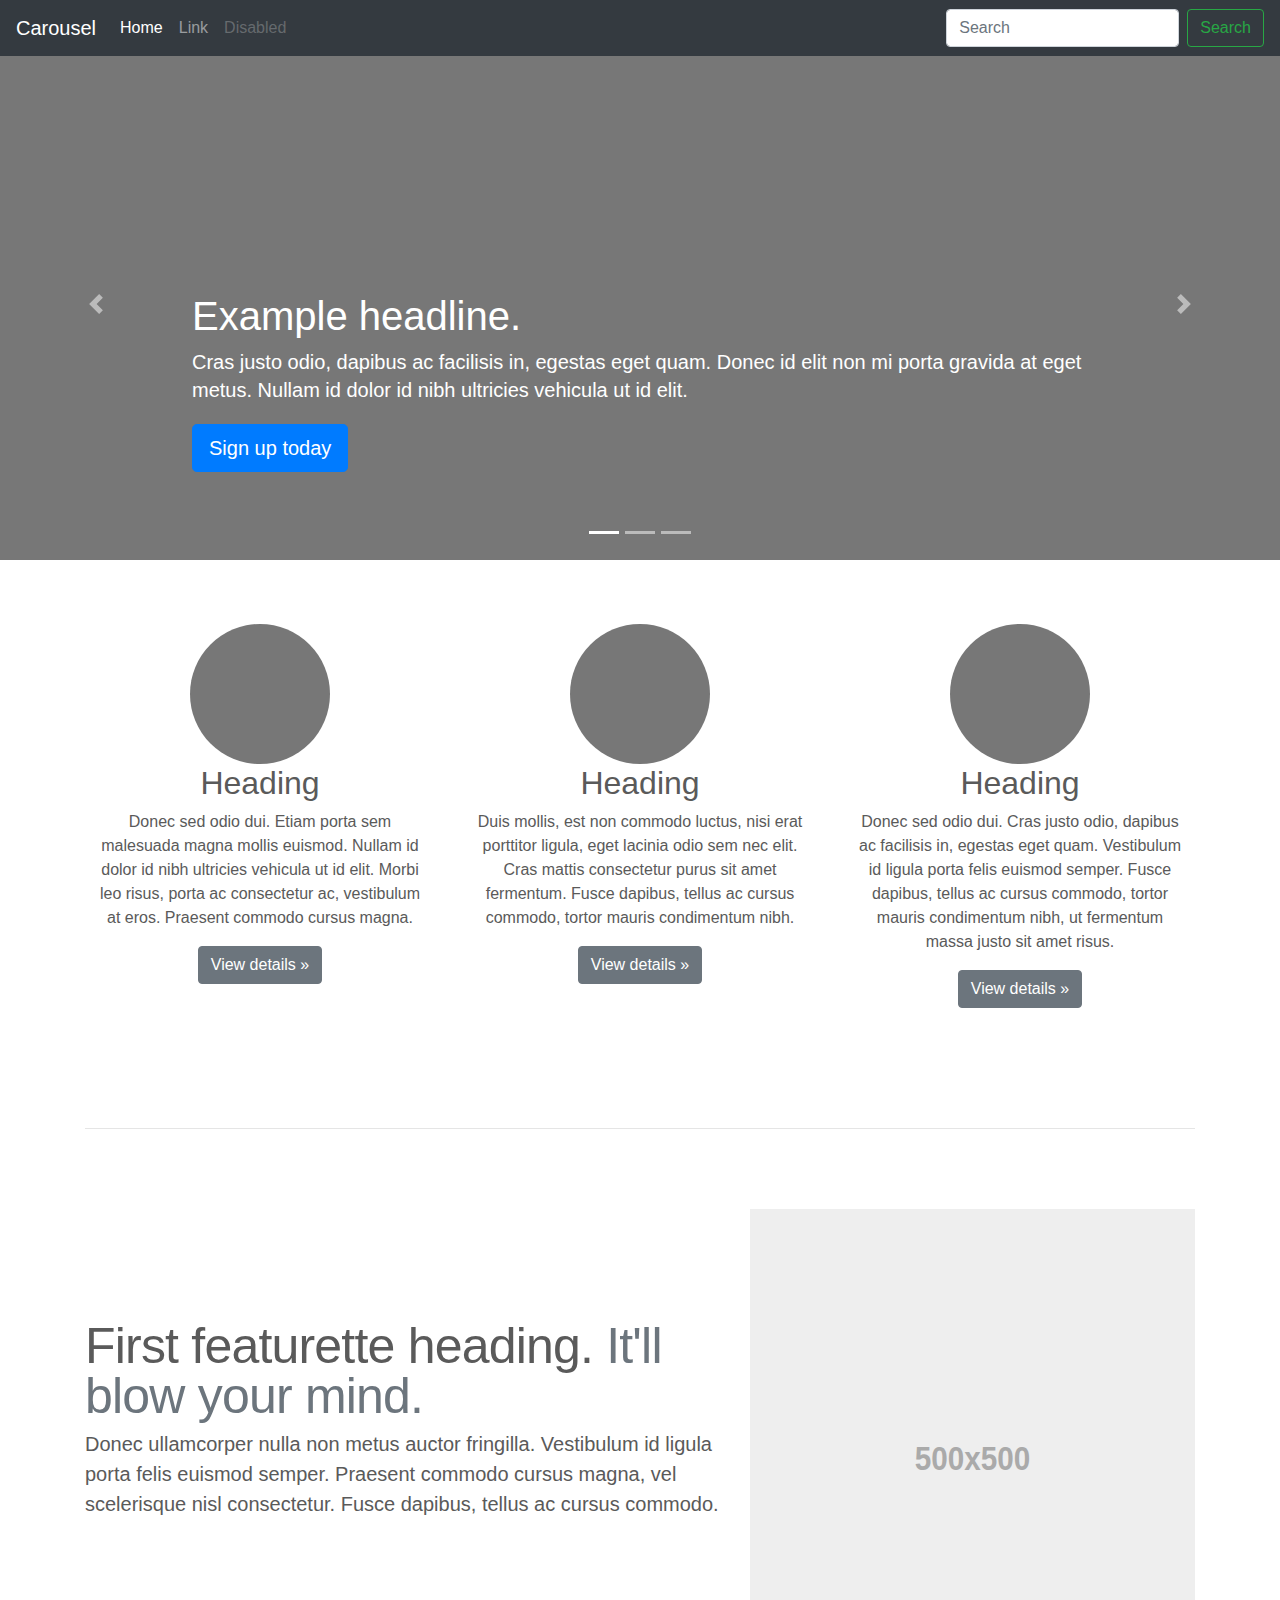
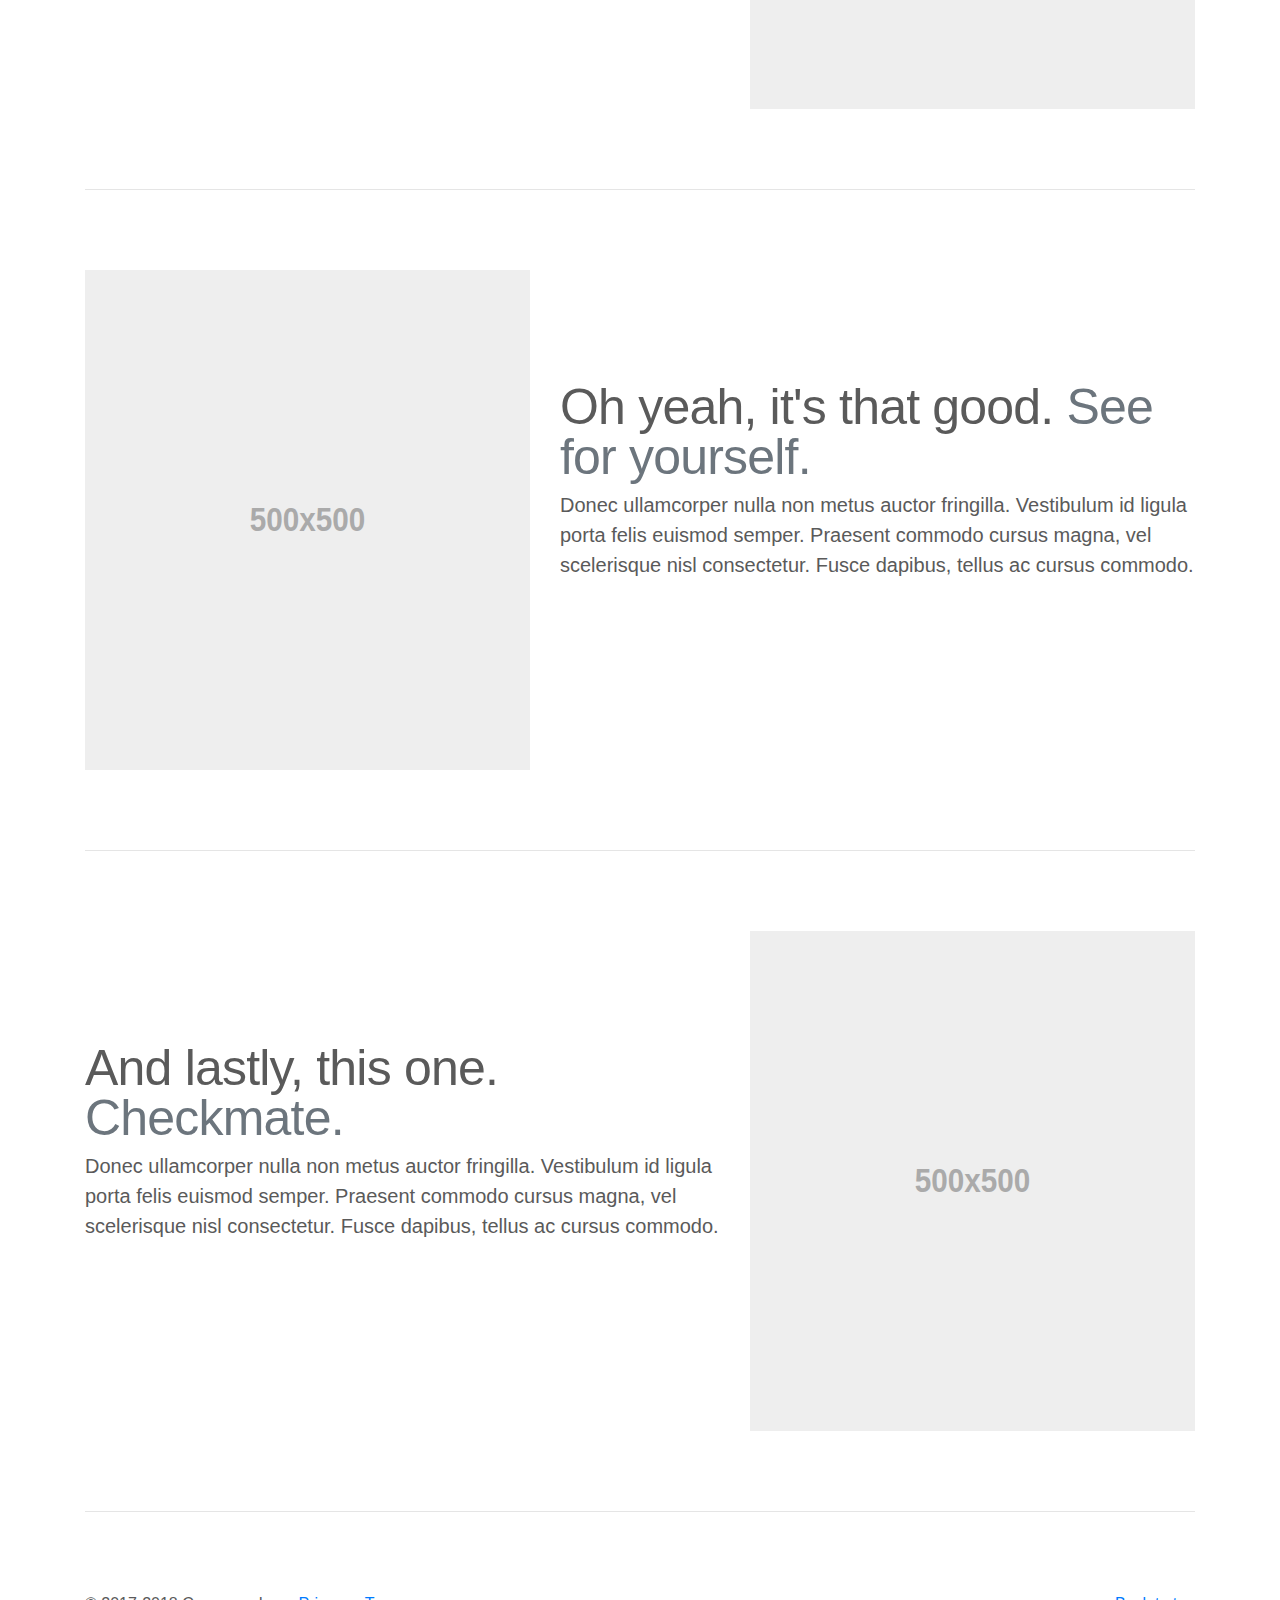
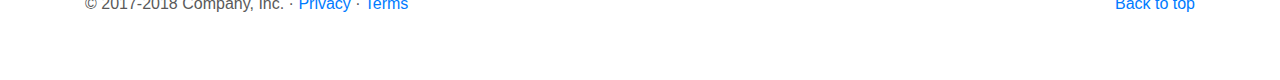
<file: Pertemuan5/bootstrap-4.0.0/docs/4.0/examples/carousel/index.html>
<!doctype html>
<html lang="en">
  <head>
    <meta charset="utf-8">
    <meta name="viewport" content="width=device-width, initial-scale=1, shrink-to-fit=no">
    <meta name="description" content="">
    <meta name="author" content="">
    <link rel="icon" href="../../../../favicon.ico">

    <title>Carousel Template for Bootstrap</title>

    <!-- Bootstrap core CSS -->
    <link href="../../../../dist/css/bootstrap.min.css" rel="stylesheet">

    <!-- Custom styles for this template -->
    <link href="carousel.css" rel="stylesheet">
  </head>
  <body>

    <header>
      <nav class="navbar navbar-expand-md navbar-dark fixed-top bg-dark">
        <a class="navbar-brand" href="#">Carousel</a>
        <button class="navbar-toggler" type="button" data-toggle="collapse" data-target="#navbarCollapse" aria-controls="navbarCollapse" aria-expanded="false" aria-label="Toggle navigation">
          <span class="navbar-toggler-icon"></span>
        </button>
        <div class="collapse navbar-collapse" id="navbarCollapse">
          <ul class="navbar-nav mr-auto">
            <li class="nav-item active">
              <a class="nav-link" href="#">Home <span class="sr-only">(current)</span></a>
            </li>
            <li class="nav-item">
              <a class="nav-link" href="#">Link</a>
            </li>
            <li class="nav-item">
              <a class="nav-link disabled" href="#">Disabled</a>
            </li>
          </ul>
          <form class="form-inline mt-2 mt-md-0">
            <input class="form-control mr-sm-2" type="text" placeholder="Search" aria-label="Search">
            <button class="btn btn-outline-success my-2 my-sm-0" type="submit">Search</button>
          </form>
        </div>
      </nav>
    </header>

    <main role="main">

      <div id="myCarousel" class="carousel slide" data-ride="carousel">
        <ol class="carousel-indicators">
          <li data-target="#myCarousel" data-slide-to="0" class="active"></li>
          <li data-target="#myCarousel" data-slide-to="1"></li>
          <li data-target="#myCarousel" data-slide-to="2"></li>
        </ol>
        <div class="carousel-inner">
          <div class="carousel-item active">
            <img class="first-slide" src="[data-uri]" alt="First slide">
            <div class="container">
              <div class="carousel-caption text-left">
                <h1>Example headline.</h1>
                <p>Cras justo odio, dapibus ac facilisis in, egestas eget quam. Donec id elit non mi porta gravida at eget metus. Nullam id dolor id nibh ultricies vehicula ut id elit.</p>
                <p><a class="btn btn-lg btn-primary" href="#" role="button">Sign up today</a></p>
              </div>
            </div>
          </div>
          <div class="carousel-item">
            <img class="second-slide" src="[data-uri]" alt="Second slide">
            <div class="container">
              <div class="carousel-caption">
                <h1>Another example headline.</h1>
                <p>Cras justo odio, dapibus ac facilisis in, egestas eget quam. Donec id elit non mi porta gravida at eget metus. Nullam id dolor id nibh ultricies vehicula ut id elit.</p>
                <p><a class="btn btn-lg btn-primary" href="#" role="button">Learn more</a></p>
              </div>
            </div>
          </div>
          <div class="carousel-item">
            <img class="third-slide" src="[data-uri]" alt="Third slide">
            <div class="container">
              <div class="carousel-caption text-right">
                <h1>One more for good measure.</h1>
                <p>Cras justo odio, dapibus ac facilisis in, egestas eget quam. Donec id elit non mi porta gravida at eget metus. Nullam id dolor id nibh ultricies vehicula ut id elit.</p>
                <p><a class="btn btn-lg btn-primary" href="#" role="button">Browse gallery</a></p>
              </div>
            </div>
          </div>
        </div>
        <a class="carousel-control-prev" href="#myCarousel" role="button" data-slide="prev">
          <span class="carousel-control-prev-icon" aria-hidden="true"></span>
          <span class="sr-only">Previous</span>
        </a>
        <a class="carousel-control-next" href="#myCarousel" role="button" data-slide="next">
          <span class="carousel-control-next-icon" aria-hidden="true"></span>
          <span class="sr-only">Next</span>
        </a>
      </div>


      <!-- Marketing messaging and featurettes
      ================================================== -->
      <!-- Wrap the rest of the page in another container to center all the content. -->

      <div class="container marketing">

        <!-- Three columns of text below the carousel -->
        <div class="row">
          <div class="col-lg-4">
            <img class="rounded-circle" src="[data-uri]" alt="Generic placeholder image" width="140" height="140">
            <h2>Heading</h2>
            <p>Donec sed odio dui. Etiam porta sem malesuada magna mollis euismod. Nullam id dolor id nibh ultricies vehicula ut id elit. Morbi leo risus, porta ac consectetur ac, vestibulum at eros. Praesent commodo cursus magna.</p>
            <p><a class="btn btn-secondary" href="#" role="button">View details &raquo;</a></p>
          </div><!-- /.col-lg-4 -->
          <div class="col-lg-4">
            <img class="rounded-circle" src="[data-uri]" alt="Generic placeholder image" width="140" height="140">
            <h2>Heading</h2>
            <p>Duis mollis, est non commodo luctus, nisi erat porttitor ligula, eget lacinia odio sem nec elit. Cras mattis consectetur purus sit amet fermentum. Fusce dapibus, tellus ac cursus commodo, tortor mauris condimentum nibh.</p>
            <p><a class="btn btn-secondary" href="#" role="button">View details &raquo;</a></p>
          </div><!-- /.col-lg-4 -->
          <div class="col-lg-4">
            <img class="rounded-circle" src="[data-uri]" alt="Generic placeholder image" width="140" height="140">
            <h2>Heading</h2>
            <p>Donec sed odio dui. Cras justo odio, dapibus ac facilisis in, egestas eget quam. Vestibulum id ligula porta felis euismod semper. Fusce dapibus, tellus ac cursus commodo, tortor mauris condimentum nibh, ut fermentum massa justo sit amet risus.</p>
            <p><a class="btn btn-secondary" href="#" role="button">View details &raquo;</a></p>
          </div><!-- /.col-lg-4 -->
        </div><!-- /.row -->


        <!-- START THE FEATURETTES -->

        <hr class="featurette-divider">

        <div class="row featurette">
          <div class="col-md-7">
            <h2 class="featurette-heading">First featurette heading. <span class="text-muted">It'll blow your mind.</span></h2>
            <p class="lead">Donec ullamcorper nulla non metus auctor fringilla. Vestibulum id ligula porta felis euismod semper. Praesent commodo cursus magna, vel scelerisque nisl consectetur. Fusce dapibus, tellus ac cursus commodo.</p>
          </div>
          <div class="col-md-5">
            <img class="featurette-image img-fluid mx-auto" data-src="holder.js/500x500/auto" alt="Generic placeholder image">
          </div>
        </div>

        <hr class="featurette-divider">

        <div class="row featurette">
          <div class="col-md-7 order-md-2">
            <h2 class="featurette-heading">Oh yeah, it's that good. <span class="text-muted">See for yourself.</span></h2>
            <p class="lead">Donec ullamcorper nulla non metus auctor fringilla. Vestibulum id ligula porta felis euismod semper. Praesent commodo cursus magna, vel scelerisque nisl consectetur. Fusce dapibus, tellus ac cursus commodo.</p>
          </div>
          <div class="col-md-5 order-md-1">
            <img class="featurette-image img-fluid mx-auto" data-src="holder.js/500x500/auto" alt="Generic placeholder image">
          </div>
        </div>

        <hr class="featurette-divider">

        <div class="row featurette">
          <div class="col-md-7">
            <h2 class="featurette-heading">And lastly, this one. <span class="text-muted">Checkmate.</span></h2>
            <p class="lead">Donec ullamcorper nulla non metus auctor fringilla. Vestibulum id ligula porta felis euismod semper. Praesent commodo cursus magna, vel scelerisque nisl consectetur. Fusce dapibus, tellus ac cursus commodo.</p>
          </div>
          <div class="col-md-5">
            <img class="featurette-image img-fluid mx-auto" data-src="holder.js/500x500/auto" alt="Generic placeholder image">
          </div>
        </div>

        <hr class="featurette-divider">

        <!-- /END THE FEATURETTES -->

      </div><!-- /.container -->


      <!-- FOOTER -->
      <footer class="container">
        <p class="float-right"><a href="#">Back to top</a></p>
        <p>&copy; 2017-2018 Company, Inc. &middot; <a href="#">Privacy</a> &middot; <a href="#">Terms</a></p>
      </footer>
    </main>

    <!-- Bootstrap core JavaScript
    ================================================== -->
    <!-- Placed at the end of the document so the pages load faster -->
    <script src="https://code.jquery.com/jquery-3.2.1.slim.min.js" integrity="sha384-KJ3o2DKtIkvYIK3UENzmM7KCkRr/rE9/Qpg6aAZGJwFDMVNA/GpGFF93hXpG5KkN" crossorigin="anonymous"></script>
    <script>window.jQuery || document.write('<script src="../../../../assets/js/vendor/jquery-slim.min.js"><\/script>')</script>
    <script src="../../../../assets/js/vendor/popper.min.js"></script>
    <script src="../../../../dist/js/bootstrap.min.js"></script>
    <!-- Just to make our placeholder images work. Don't actually copy the next line! -->
    <script src="../../../../assets/js/vendor/holder.min.js"></script>
  </body>
</html>
</file>
<file: Pertemuan1/style.css>
h2 {
    font-family: 'Bellota Text', cursive;
    color: #964B00;
}
</file>
<file: Pertemuan5/style.css>
.header {
    background-color: cornflowerblue;
    color: cornsilk;
    margin: 25px;
    padding: 25px;
}

.fb {
    font-family: Arial, Helvetica, sans-serif;
}

.right {
    display: flex;
    position: absolute;
    right: 100px;
    top: 30px;
}
</file>
<file: Pertemuan1/CVAdiet/style.css>
h1 {
    text-align: center;
	font-family: 'Oxanium', cursive;
}

.image {
    display: flex;
    justify-content: center;
    align-items: center;
}

#img {
    width: 200px;
    height: 280px;
    border-radius: 50%;
}

h2 {
    text-align: center;
    font-family: 'Dancing Script', cursive;
}

hr {
    margin: 30px 100px 5px 100px;
}

.instagram{
    margin: 10px 25px 5px 25px;
}

.facebook{
    margin: 10px 25px 5px 25px;
}

.twitter{
    margin: 10px 25px 5px 25px;
}
</file>
<file: Pertemuan5/Jumat13032020/style.css>
.box {
    background-color: crimson;
    height: 120px;
    width: 120px;
    /* background warna, tinggi & lebar */
    margin: 50px;
    /* untuk jarak antara kotak dengan lainnya */
    float: left;
    /* angka dimulai dari kiri */
    padding-top: 50px;
    box-shadow: 5px 5px 5px darkgray;
    /* box-shadow: kanan, bawah, blur, warna shadow */
    /* untuk kotak jadi berbayang */
    text-align: center;
    padding-top: 50px;
    /* teks ke tengah, pixel letak angka */
    border-radius: 25px;
    /* menjadi tumpul pinggir kotaknya */
    background-image: url('../Jumat13032020/image/image-1.jpg');
    /* memasukkan image menjadi background */
}

/* .d-block {
    height: 430px;
    width: 530px;
} */
</file>
<file: Pertemuan5/bootstrap-4.0.0/docs/4.0/examples/album/album.css>
:root {
  --jumbotron-padding-y: 3rem;
}

.jumbotron {
  padding-top: var(--jumbotron-padding-y);
  padding-bottom: var(--jumbotron-padding-y);
  margin-bottom: 0;
  background-color: #fff;
}
@media (min-width: 768px) {
  .jumbotron {
    padding-top: calc(var(--jumbotron-padding-y) * 2);
    padding-bottom: calc(var(--jumbotron-padding-y) * 2);
  }
}

.jumbotron p:last-child {
  margin-bottom: 0;
}

.jumbotron-heading {
  font-weight: 300;
}

.jumbotron .container {
  max-width: 40rem;
}

footer {
  padding-top: 3rem;
  padding-bottom: 3rem;
}

footer p {
  margin-bottom: .25rem;
}

.box-shadow { box-shadow: 0 .25rem .75rem rgba(0, 0, 0, .05); }
</file>
<file: Pertemuan5/bootstrap-4.0.0/docs/4.0/examples/blog/blog.css>
/* stylelint-disable selector-list-comma-newline-after */

.blog-header {
  line-height: 1;
  border-bottom: 1px solid #e5e5e5;
}

.blog-header-logo {
  font-family: "Playfair Display", Georgia, "Times New Roman", serif;
  font-size: 2.25rem;
}

.blog-header-logo:hover {
  text-decoration: none;
}

h1, h2, h3, h4, h5, h6 {
  font-family: "Playfair Display", Georgia, "Times New Roman", serif;
}

.display-4 {
  font-size: 2.5rem;
}
@media (min-width: 768px) {
  .display-4 {
    font-size: 3rem;
  }
}

.nav-scroller {
  position: relative;
  z-index: 2;
  height: 2.75rem;
  overflow-y: hidden;
}

.nav-scroller .nav {
  display: -webkit-box;
  display: -ms-flexbox;
  display: flex;
  -ms-flex-wrap: nowrap;
  flex-wrap: nowrap;
  padding-bottom: 1rem;
  margin-top: -1px;
  overflow-x: auto;
  text-align: center;
  white-space: nowrap;
  -webkit-overflow-scrolling: touch;
}

.nav-scroller .nav-link {
  padding-top: .75rem;
  padding-bottom: .75rem;
  font-size: .875rem;
}

.card-img-right {
  height: 100%;
  border-radius: 0 3px 3px 0;
}

.flex-auto {
  -ms-flex: 0 0 auto;
  -webkit-box-flex: 0;
  flex: 0 0 auto;
}

.h-250 { height: 250px; }
@media (min-width: 768px) {
  .h-md-250 { height: 250px; }
}

.border-top { border-top: 1px solid #e5e5e5; }
.border-bottom { border-bottom: 1px solid #e5e5e5; }

.box-shadow { box-shadow: 0 .25rem .75rem rgba(0, 0, 0, .05); }

/*
 * Blog name and description
 */
.blog-title {
  margin-bottom: 0;
  font-size: 2rem;
  font-weight: 400;
}
.blog-description {
  font-size: 1.1rem;
  color: #999;
}

@media (min-width: 40em) {
  .blog-title {
    font-size: 3.5rem;
  }
}

/* Pagination */
.blog-pagination {
  margin-bottom: 4rem;
}
.blog-pagination > .btn {
  border-radius: 2rem;
}

/*
 * Blog posts
 */
.blog-post {
  margin-bottom: 4rem;
}
.blog-post-title {
  margin-bottom: .25rem;
  font-size: 2.5rem;
}
.blog-post-meta {
  margin-bottom: 1.25rem;
  color: #999;
}

/*
 * Footer
 */
.blog-footer {
  padding: 2.5rem 0;
  color: #999;
  text-align: center;
  background-color: #f9f9f9;
  border-top: .05rem solid #e5e5e5;
}
.blog-footer p:last-child {
  margin-bottom: 0;
}
</file>
<file: Pertemuan5/bootstrap-4.0.0/docs/4.0/examples/carousel/carousel.css>
/* GLOBAL STYLES
-------------------------------------------------- */
/* Padding below the footer and lighter body text */

body {
  padding-top: 3rem;
  padding-bottom: 3rem;
  color: #5a5a5a;
}


/* CUSTOMIZE THE CAROUSEL
-------------------------------------------------- */

/* Carousel base class */
.carousel {
  margin-bottom: 4rem;
}
/* Since positioning the image, we need to help out the caption */
.carousel-caption {
  bottom: 3rem;
  z-index: 10;
}

/* Declare heights because of positioning of img element */
.carousel-item {
  height: 32rem;
  background-color: #777;
}
.carousel-item > img {
  position: absolute;
  top: 0;
  left: 0;
  min-width: 100%;
  height: 32rem;
}


/* MARKETING CONTENT
-------------------------------------------------- */

/* Center align the text within the three columns below the carousel */
.marketing .col-lg-4 {
  margin-bottom: 1.5rem;
  text-align: center;
}
.marketing h2 {
  font-weight: 400;
}
.marketing .col-lg-4 p {
  margin-right: .75rem;
  margin-left: .75rem;
}


/* Featurettes
------------------------- */

.featurette-divider {
  margin: 5rem 0; /* Space out the Bootstrap <hr> more */
}

/* Thin out the marketing headings */
.featurette-heading {
  font-weight: 300;
  line-height: 1;
  letter-spacing: -.05rem;
}


/* RESPONSIVE CSS
-------------------------------------------------- */

@media (min-width: 40em) {
  /* Bump up size of carousel content */
  .carousel-caption p {
    margin-bottom: 1.25rem;
    font-size: 1.25rem;
    line-height: 1.4;
  }

  .featurette-heading {
    font-size: 50px;
  }
}

@media (min-width: 62em) {
  .featurette-heading {
    margin-top: 7rem;
  }
}
</file>
<file: Pertemuan5/bootstrap-4.0.0/js/tests/vendor/qunit.css>
/*!
 * QUnit 2.4.1
 * https://qunitjs.com/
 *
 * Copyright jQuery Foundation and other contributors
 * Released under the MIT license
 * https://jquery.org/license
 *
 * Date: 2017-10-22T05:12Z
 */

/** Font Family and Sizes */

#qunit-tests, #qunit-header, #qunit-banner, #qunit-testrunner-toolbar, #qunit-filteredTest, #qunit-userAgent, #qunit-testresult {
	font-family: "Helvetica Neue Light", "HelveticaNeue-Light", "Helvetica Neue", Calibri, Helvetica, Arial, sans-serif;
}

#qunit-testrunner-toolbar, #qunit-filteredTest, #qunit-userAgent, #qunit-testresult, #qunit-tests li { font-size: small; }
#qunit-tests { font-size: smaller; }


/** Resets */

#qunit-tests, #qunit-header, #qunit-banner, #qunit-filteredTest, #qunit-userAgent, #qunit-testresult, #qunit-modulefilter {
	margin: 0;
	padding: 0;
}


/** Header (excluding toolbar) */

#qunit-header {
	padding: 0.5em 0 0.5em 1em;

	color: #8699A4;
	background-color: #0D3349;

	font-size: 1.5em;
	line-height: 1em;
	font-weight: 400;

	border-radius: 5px 5px 0 0;
}

#qunit-header a {
	text-decoration: none;
	color: #C2CCD1;
}

#qunit-header a:hover,
#qunit-header a:focus {
	color: #FFF;
}

#qunit-banner {
	height: 5px;
}

#qunit-filteredTest {
	padding: 0.5em 1em 0.5em 1em;
	color: #366097;
	background-color: #F4FF77;
}

#qunit-userAgent {
	padding: 0.5em 1em 0.5em 1em;
	color: #FFF;
	background-color: #2B81AF;
	text-shadow: rgba(0, 0, 0, 0.5) 2px 2px 1px;
}


/** Toolbar */

#qunit-testrunner-toolbar {
	padding: 0.5em 1em 0.5em 1em;
	color: #5E740B;
	background-color: #EEE;
}

#qunit-testrunner-toolbar .clearfix {
	height: 0;
	clear: both;
}

#qunit-testrunner-toolbar label {
	display: inline-block;
}

#qunit-testrunner-toolbar input[type=checkbox],
#qunit-testrunner-toolbar input[type=radio] {
	margin: 3px;
	vertical-align: -2px;
}

#qunit-testrunner-toolbar input[type=text] {
	box-sizing: border-box;
	height: 1.6em;
}

.qunit-url-config,
.qunit-filter,
#qunit-modulefilter {
	display: inline-block;
	line-height: 2.1em;
}

.qunit-filter,
#qunit-modulefilter {
	float: right;
	position: relative;
	margin-left: 1em;
}

.qunit-url-config label {
	margin-right: 0.5em;
}

#qunit-modulefilter-search {
	box-sizing: border-box;
	width: 400px;
}

#qunit-modulefilter-search-container:after {
	position: absolute;
	right: 0.3em;
	content: "\25bc";
	color: black;
}

#qunit-modulefilter-dropdown {
	/* align with #qunit-modulefilter-search */
	box-sizing: border-box;
	width: 400px;
	position: absolute;
	right: 0;
	top: 50%;
	margin-top: 0.8em;

	border: 1px solid #D3D3D3;
	border-top: none;
	border-radius: 0 0 .25em .25em;
	color: #000;
	background-color: #F5F5F5;
	z-index: 99;
}

#qunit-modulefilter-dropdown a {
	color: inherit;
	text-decoration: none;
}

#qunit-modulefilter-dropdown .clickable.checked {
	font-weight: bold;
	color: #000;
	background-color: #D2E0E6;
}

#qunit-modulefilter-dropdown .clickable:hover {
	color: #FFF;
	background-color: #0D3349;
}

#qunit-modulefilter-actions {
	display: block;
	overflow: auto;

	/* align with #qunit-modulefilter-dropdown-list */
	font: smaller/1.5em sans-serif;
}

#qunit-modulefilter-dropdown #qunit-modulefilter-actions > * {
	box-sizing: border-box;
	max-height: 2.8em;
	display: block;
	padding: 0.4em;
}

#qunit-modulefilter-dropdown #qunit-modulefilter-actions > button {
	float: right;
	font: inherit;
}

#qunit-modulefilter-dropdown #qunit-modulefilter-actions > :last-child {
	/* insert padding to align with checkbox margins */
	padding-left: 3px;
}

#qunit-modulefilter-dropdown-list {
	max-height: 200px;
	overflow-y: auto;
	margin: 0;
	border-top: 2px groove threedhighlight;
	padding: 0.4em 0 0;
	font: smaller/1.5em sans-serif;
}

#qunit-modulefilter-dropdown-list li {
	white-space: nowrap;
	overflow: hidden;
	text-overflow: ellipsis;
}

#qunit-modulefilter-dropdown-list .clickable {
	display: block;
	padding-left: 0.15em;
}


/** Tests: Pass/Fail */

#qunit-tests {
	list-style-position: inside;
}

#qunit-tests li {
	padding: 0.4em 1em 0.4em 1em;
	border-bottom: 1px solid #FFF;
	list-style-position: inside;
}

#qunit-tests > li {
	display: none;
}

#qunit-tests li.running,
#qunit-tests li.pass,
#qunit-tests li.fail,
#qunit-tests li.skipped,
#qunit-tests li.aborted {
	display: list-item;
}

#qunit-tests.hidepass {
	position: relative;
}

#qunit-tests.hidepass li.running,
#qunit-tests.hidepass li.pass:not(.todo) {
	visibility: hidden;
	position: absolute;
	width:   0;
	height:  0;
	padding: 0;
	border:  0;
	margin:  0;
}

#qunit-tests li strong {
	cursor: pointer;
}

#qunit-tests li.skipped strong {
	cursor: default;
}

#qunit-tests li a {
	padding: 0.5em;
	color: #C2CCD1;
	text-decoration: none;
}

#qunit-tests li p a {
	padding: 0.25em;
	color: #6B6464;
}
#qunit-tests li a:hover,
#qunit-tests li a:focus {
	color: #000;
}

#qunit-tests li .runtime {
	float: right;
	font-size: smaller;
}

.qunit-assert-list {
	margin-top: 0.5em;
	padding: 0.5em;

	background-color: #FFF;

	border-radius: 5px;
}

.qunit-source {
	margin: 0.6em 0 0.3em;
}

.qunit-collapsed {
	display: none;
}

#qunit-tests table {
	border-collapse: collapse;
	margin-top: 0.2em;
}

#qunit-tests th {
	text-align: right;
	vertical-align: top;
	padding: 0 0.5em 0 0;
}

#qunit-tests td {
	vertical-align: top;
}

#qunit-tests pre {
	margin: 0;
	white-space: pre-wrap;
	word-wrap: break-word;
}

#qunit-tests del {
	color: #374E0C;
	background-color: #E0F2BE;
	text-decoration: none;
}

#qunit-tests ins {
	color: #500;
	background-color: #FFCACA;
	text-decoration: none;
}

/*** Test Counts */

#qunit-tests b.counts                       { color: #000; }
#qunit-tests b.passed                       { color: #5E740B; }
#qunit-tests b.failed                       { color: #710909; }

#qunit-tests li li {
	padding: 5px;
	background-color: #FFF;
	border-bottom: none;
	list-style-position: inside;
}

/*** Passing Styles */

#qunit-tests li li.pass {
	color: #3C510C;
	background-color: #FFF;
	border-left: 10px solid #C6E746;
}

#qunit-tests .pass                          { color: #528CE0; background-color: #D2E0E6; }
#qunit-tests .pass .test-name               { color: #366097; }

#qunit-tests .pass .test-actual,
#qunit-tests .pass .test-expected           { color: #999; }

#qunit-banner.qunit-pass                    { background-color: #C6E746; }

/*** Failing Styles */

#qunit-tests li li.fail {
	color: #710909;
	background-color: #FFF;
	border-left: 10px solid #EE5757;
	white-space: pre;
}

#qunit-tests > li:last-child {
	border-radius: 0 0 5px 5px;
}

#qunit-tests .fail                          { color: #000; background-color: #EE5757; }
#qunit-tests .fail .test-name,
#qunit-tests .fail .module-name             { color: #000; }

#qunit-tests .fail .test-actual             { color: #EE5757; }
#qunit-tests .fail .test-expected           { color: #008000; }

#qunit-banner.qunit-fail                    { background-color: #EE5757; }


/*** Aborted tests */
#qunit-tests .aborted { color: #000; background-color: orange; }
/*** Skipped tests */

#qunit-tests .skipped {
	background-color: #EBECE9;
}

#qunit-tests .qunit-todo-label,
#qunit-tests .qunit-skipped-label {
	background-color: #F4FF77;
	display: inline-block;
	font-style: normal;
	color: #366097;
	line-height: 1.8em;
	padding: 0 0.5em;
	margin: -0.4em 0.4em -0.4em 0;
}

#qunit-tests .qunit-todo-label {
	background-color: #EEE;
}

/** Result */

#qunit-testresult {
	color: #2B81AF;
	background-color: #D2E0E6;

	border-bottom: 1px solid #FFF;
}
#qunit-testresult .clearfix {
	height: 0;
	clear: both;
}
#qunit-testresult .module-name {
	font-weight: 700;
}
#qunit-testresult-display {
	padding: 0.5em 1em 0.5em 1em;
	width: 85%;
	float:left;
}
#qunit-testresult-controls {
	padding: 0.5em 1em 0.5em 1em;
  width: 10%;
	float:left;
}

/** Fixture */

#qunit-fixture {
	position: absolute;
	top: -10000px;
	left: -10000px;
	width: 1000px;
	height: 1000px;
}
</file>
